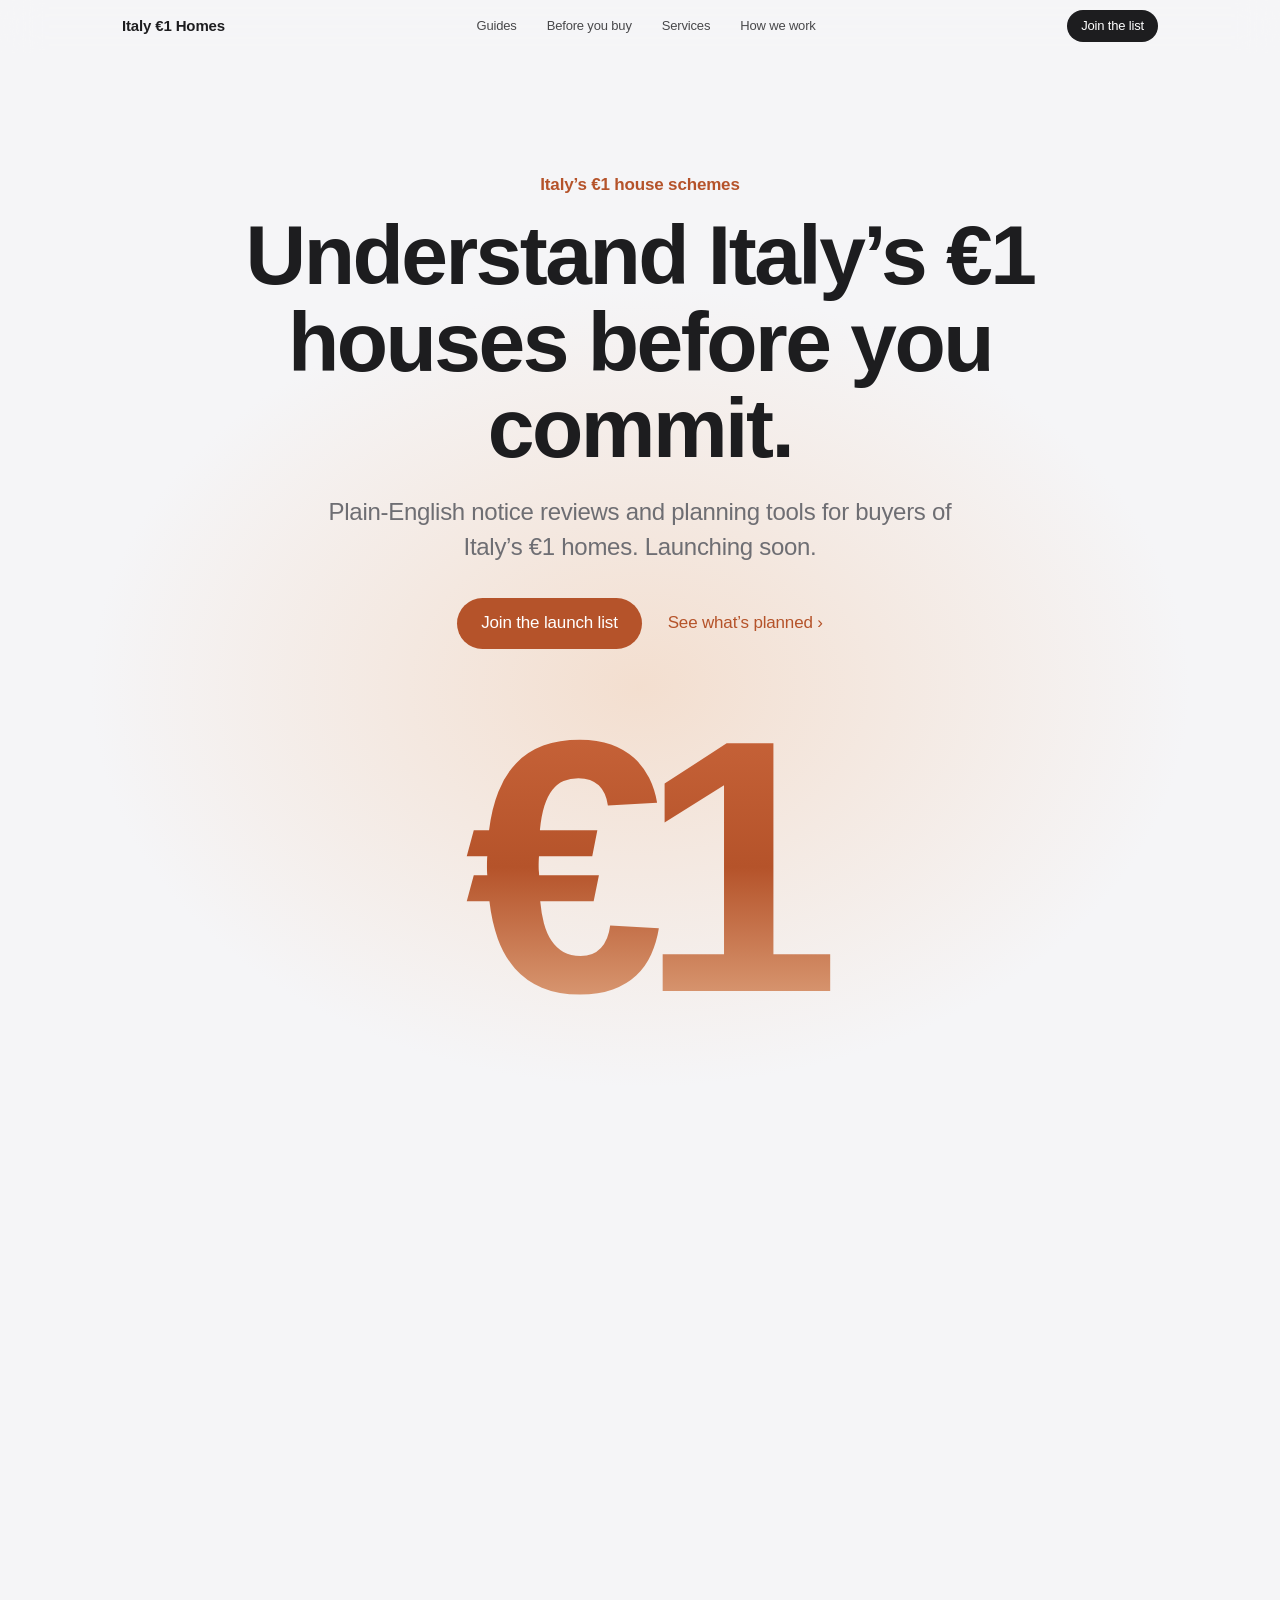
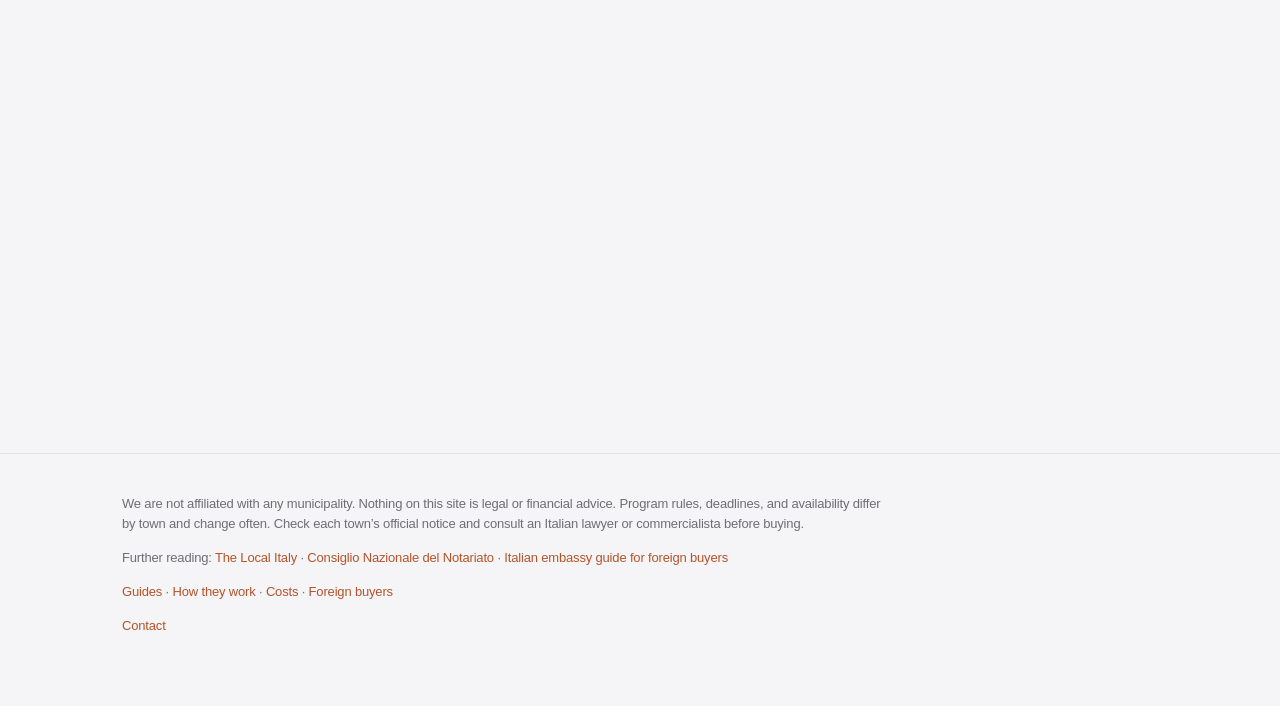
<file: index.html>
<!doctype html>
<html lang="en">
<head>
<meta charset="utf-8">
<meta name="viewport" content="width=device-width, initial-scale=1, viewport-fit=cover">
<title>1 Euro Houses in Italy ($1 Houses): Rules, Costs, and How It Works</title>
<meta name="description" content="Guide to Italy’s €1 houses, often called $1 houses: how the program works, deposits, renovation deadlines, costs, and whether foreigners can buy. Plain-English notice reviews coming soon.">
<link rel="canonical" href="https://addisonfelizola.github.io/italy-1-euro-homes/">
<meta property="og:title" content="1 Euro Houses in Italy ($1 Houses)">
<meta property="og:description" content="How Italy’s €1 house schemes work, what they cost, and who can buy.">
<meta property="og:type" content="website">
<meta property="og:url" content="https://addisonfelizola.github.io/italy-1-euro-homes/">
<script type="application/ld+json">
{"@context":"https://schema.org","@type":"FAQPage","mainEntity":[
{"@type":"Question","name":"What are $1 houses in Italy?","acceptedAnswer":{"@type":"Answer","text":"They are Italy’s €1 houses: old, often derelict properties that towns sell for one euro, roughly a dollar, to revive depopulated historic centers. Buyers must renovate them, so the €1 is not the total cost."}},
{"@type":"Question","name":"Can foreigners buy a €1 house in Italy?","acceptedAnswer":{"@type":"Answer","text":"Most sources say yes, including non-EU citizens. Buyers need an Italian tax code, owning a house does not grant residency, and non-EU citizens still need visas. Some legal sources raise a reciprocity question, so confirm with an Italian lawyer."}},
{"@type":"Question","name":"How much does a €1 house really cost?","acceptedAnswer":{"@type":"Answer","text":"Renovation estimates range widely, from roughly €30,000 to €150,000 depending on the property. Towns also usually require a deposit, commonly about €1,000 to €5,000, which is normally returned when the work is complete."}},
{"@type":"Question","name":"Are €1 house schemes still running in 2026?","acceptedAnswer":{"@type":"Answer","text":"Yes. Several towns in Sicily, Sardinia, and other regions still run schemes in 2026, but they open and close, so check each town’s current notice before applying."}}
]}
</script>
<style>
:root{
  --ground:#F5F5F7; --panel:#FFFFFF; --ink:#1D1D1F; --muted:#6E6E73;
  --accent:#B5532A; --accent-hover:#9A4522; --soft:#F3DCCB; --rule:rgba(0,0,0,.08);
  --ease:cubic-bezier(.2,.7,.2,1);
}
*{box-sizing:border-box}
html{scroll-behavior:smooth;-webkit-text-size-adjust:100%}
body{margin:0;background:var(--ground);color:var(--ink);font-family:-apple-system,BlinkMacSystemFont,"SF Pro Display","SF Pro Text","Segoe UI",Roboto,Helvetica,Arial,sans-serif;font-size:17px;line-height:1.47;letter-spacing:-.01em;-webkit-font-smoothing:antialiased}
a{color:inherit;text-decoration:none}
:focus-visible{outline:2px solid var(--accent);outline-offset:4px;border-radius:6px}
.skip{position:absolute;left:-9999px;top:8px;background:#fff;padding:8px 14px;border-radius:8px;z-index:100}
.skip:focus{left:12px}
.wrap{max-width:1080px;margin:0 auto;padding:0 22px}

/* Navigation */
.nav{position:sticky;top:0;z-index:50;background:rgba(245,245,247,.72);-webkit-backdrop-filter:saturate(180%) blur(20px);backdrop-filter:saturate(180%) blur(20px);border-bottom:1px solid transparent;transition:border-color .4s var(--ease)}
.nav.scrolled{border-bottom-color:var(--rule)}
.nav-inner{height:52px;display:flex;align-items:center;justify-content:space-between;font-size:13px}
.brand{font-weight:600;font-size:15px;letter-spacing:-.01em}
.nav-links{display:flex;gap:30px}
.nav-links a{opacity:.8;transition:opacity .25s}
.nav-links a:hover{opacity:1}
.nav-cta{background:var(--ink);color:#fff;padding:6px 14px;border-radius:999px;font-weight:500;transition:background .25s}
.nav-cta:hover{background:#000}
@media (max-width:720px){.nav-links{display:none}}

/* Buttons and links */
.pill{display:inline-flex;align-items:center;justify-content:center;background:var(--accent);color:#fff;padding:13px 24px;border-radius:999px;font-size:17px;font-weight:500;transition:background .25s,transform .25s var(--ease)}
.pill:hover{background:var(--accent-hover);transform:scale(1.03)}
.pill:active{transform:scale(.98)}
.pill.light{background:#fff;color:var(--ink)}
.pill.light:hover{background:#e8e8ed}
.text-link{color:var(--accent);font-size:17px;font-weight:500;transition:letter-spacing .3s var(--ease)}
.text-link::after{content:" ›"}
.text-link:hover{letter-spacing:.01em;text-decoration:underline}

/* Scroll reveal (only when JavaScript runs) */
.js .reveal{opacity:0;transform:translateY(36px);transition:opacity 1s var(--ease),transform 1s var(--ease)}
.js .reveal.in{opacity:1;transform:none}
.js .reveal.in.d1{transition-delay:.12s}
.js .reveal.in.d2{transition-delay:.24s}
.js .reveal.in.d3{transition-delay:.36s}
@media (prefers-reduced-motion: reduce){
  html{scroll-behavior:auto}
  .js .reveal{opacity:1;transform:none;transition:none}
  *{transition-duration:.01ms!important}
}

/* Hero */
.hero{text-align:center;padding:120px 0 0;position:relative;overflow:hidden}
.hero::before{content:"";position:absolute;left:50%;top:55%;width:1100px;max-width:150vw;height:800px;transform:translate(-50%,-50%);background:radial-gradient(closest-side,var(--soft),rgba(245,245,247,0));opacity:.9;z-index:-1;pointer-events:none}
.eyebrow{margin:0 0 14px;font-size:17px;font-weight:600;color:var(--accent)}
h1,h2,h3{font-weight:700;margin:0;letter-spacing:-.03em}
.hero h1{font-size:clamp(44px,7.2vw,84px);line-height:1.03;max-width:920px;margin:0 auto}
.sub{font-size:clamp(19px,2.1vw,24px);color:var(--muted);max-width:640px;margin:22px auto 34px;letter-spacing:-.012em}
.actions{display:flex;gap:26px;justify-content:center;align-items:center;flex-wrap:wrap}
.big-euro{font-size:clamp(160px,32vw,360px);font-weight:700;letter-spacing:-.07em;line-height:.85;margin:64px 0 0;background:linear-gradient(180deg,#C8643A 0%,#B5532A 45%,#E7B48F 100%);-webkit-background-clip:text;background-clip:text;color:transparent;padding-bottom:.1em}
.caption{color:var(--muted);font-size:19px;margin:12px 0 0;padding-bottom:110px}

/* Sections */
section{padding:120px 0}
.section-head{text-align:center;margin-bottom:64px}
h2{font-size:clamp(36px,5vw,56px);line-height:1.08}
.lede{font-size:21px;color:var(--muted);max-width:620px;margin:18px auto 0}

/* Facts */
.facts{display:grid;grid-template-columns:repeat(3,1fr);gap:20px}
.fact{background:var(--panel);border-radius:28px;padding:40px 32px}
.js .fact.reveal{transition:opacity 1s var(--ease),transform .6s var(--ease),box-shadow .6s var(--ease)}
.js .fact.reveal.in:hover{transform:translateY(-6px);box-shadow:0 18px 40px rgba(0,0,0,.07)}
.fact h3{font-size:26px;line-height:1.15;margin-bottom:14px}
.fact p{color:var(--muted);margin:0}
@media (max-width:820px){.facts{grid-template-columns:1fr}}

/* FAQ */
.faq{max-width:760px;margin:0 auto}
.faq details{background:var(--panel);border-radius:18px;padding:20px 24px;margin-bottom:12px}
.faq summary{cursor:pointer;font-weight:600;font-size:18px;list-style-position:outside}
.faq details p{color:var(--muted);margin:12px 0 0}
.faq details a{color:var(--accent)}

/* Services */
.services{padding-top:40px}
.feature{display:grid;grid-template-columns:1fr 1fr;gap:64px;align-items:center;padding:72px 0;border-top:1px solid var(--rule)}
.feature:first-of-type{border-top:0}
.feature.flip .feature-text{order:2}
.feature-num{font-size:120px;font-weight:700;letter-spacing:-.06em;line-height:1;color:var(--soft);margin:0}
.badge{display:inline-block;font-size:13px;font-weight:600;color:var(--accent);background:var(--soft);padding:5px 12px;border-radius:999px;margin-bottom:18px;letter-spacing:0}
.feature h3{font-size:clamp(32px,4vw,44px);line-height:1.1;margin-bottom:16px}
.feature p{color:var(--muted);font-size:19px;margin:0 0 20px;max-width:480px}
.fine{font-size:15px!important;color:var(--muted)}
@media (max-width:820px){
  .feature{grid-template-columns:1fr;gap:20px;padding:56px 0}
  .feature.flip .feature-text{order:0}
  .feature-num{font-size:88px}
}

/* Dark band */
.dark{background:#000;color:#F5F5F7;text-align:center;border-radius:36px;margin:0 12px;padding:120px 22px}
.dark .eyebrow{color:#E7B48F}
.dark h2{color:#F5F5F7}
.dark .lede{color:#A1A1A6}
.dark .pill{margin-top:40px}

/* How we work */
.principles{display:grid;grid-template-columns:repeat(3,1fr);gap:48px;text-align:center}
.principles h3{font-size:24px;margin-bottom:10px}
.principles p{color:var(--muted);margin:0 auto;max-width:280px}
@media (max-width:820px){.principles{grid-template-columns:1fr;gap:36px}}

/* Guide pages */
.article{max-width:720px;margin:0 auto;padding:64px 22px 88px}
.crumbs{font-size:14px;color:var(--muted);margin-bottom:24px}
.crumbs a{color:var(--accent)}
.article h1{font-size:clamp(38px,5.5vw,56px);line-height:1.08;letter-spacing:-.03em;margin:0 0 18px}
.article .lede{font-size:21px;color:var(--muted);margin:0 0 36px;max-width:none;text-align:left}
.article h2{font-size:30px;line-height:1.15;letter-spacing:-.02em;margin:52px 0 14px}
.article p,.article li{font-size:18px;color:#2a2a2d;margin:0 0 16px}
.article ul,.article ol{padding-left:22px;margin:0 0 16px}
.article li{margin-bottom:8px}
.callout{background:var(--panel);border-radius:20px;padding:24px 26px;margin:32px 0}
.callout p{margin:0}
.reviewed{font-size:14px;color:var(--muted);margin:40px 0 0}
.sources{font-size:14px;color:var(--muted);margin-top:24px}
.sources p,.sources li{font-size:14px;color:var(--muted)}
.guide-list{display:grid;gap:16px;grid-template-columns:repeat(auto-fit,minmax(260px,1fr));list-style:none;padding:0;margin:0}
.guide-card{background:var(--panel);border-radius:24px;padding:28px;display:block;transition:transform .5s var(--ease),box-shadow .5s var(--ease)}
.guide-card:hover{transform:translateY(-4px);box-shadow:0 16px 36px rgba(0,0,0,.07)}
.guide-card h3{font-size:22px;margin:0 0 8px}
.guide-card p{color:var(--muted);font-size:16px;margin:0}

/* Footer */
footer{border-top:1px solid var(--rule);padding:40px 0 56px;font-size:13px;color:var(--muted)}
footer p{max-width:760px;margin:0 0 14px;line-height:1.55}
footer a{color:var(--accent)}
footer a:hover{text-decoration:underline}
</style>
</head>
<body>
<a class="skip" href="#main">Skip to content</a>

<nav class="nav" id="nav" aria-label="Main">
  <div class="wrap nav-inner">
    <a class="brand" href="#top">Italy €1 Homes</a>
    <div class="nav-links">
      <a href="guides.html">Guides</a>
      <a href="#know">Before you buy</a>
      <a href="#services">Services</a>
      <a href="#how">How we work</a>
    </div>
    <a class="nav-cta" href="#updates">Join the list</a>
  </div>
</nav>

<main id="main">

<header class="hero" id="top">
  <div class="wrap">
    <p class="eyebrow reveal">Italy’s €1 house schemes</p>
    <h1 class="reveal d1">Understand Italy’s €1 houses before you commit.</h1>
    <p class="sub reveal d2">Plain-English notice reviews and planning tools for buyers of Italy’s €1 homes. Launching soon.</p>
    <div class="actions reveal d3">
      <a class="pill" href="mailto:addisonfelizola@gmail.com?subject=Launch%20list">Join the launch list</a>
      <a class="text-link" href="#services">See what’s planned</a>
    </div>
    <p class="big-euro reveal d3" aria-hidden="true">€1</p>
    <p class="caption reveal d3">The price is only the starting point.</p>
  </div>
</header>

<section id="know">
  <div class="wrap">
    <div class="section-head reveal">
      <h2>Before you buy, know this.</h2>
    </div>
    <div class="facts">
      <article class="fact reveal">
        <h3>Each town sets its own rules.</h3>
        <p>There is no national framework. Deadlines, deposits, and conditions come from each town’s notice.</p>
      </article>
      <article class="fact reveal d1">
        <h3>The work is the real commitment.</h3>
        <p>Most of these houses need major renovation, and towns often require the work to finish within about three years.</p>
      </article>
      <article class="fact reveal d2">
        <h3>A deposit is often required.</h3>
        <p>Many towns ask for a guarantee that is refunded when the renovation is complete, or kept if it isn’t.</p>
      </article>
    </div>
  </div>
</section>

<section id="faq">
  <div class="wrap">
    <div class="section-head reveal">
      <h2>Questions people ask.</h2>
    </div>
    <div class="faq reveal">
      <details>
        <summary>What are $1 houses in Italy?</summary>
        <p>They are Italy’s €1 houses: old, often derelict properties that towns sell for one euro, roughly a dollar, to revive depopulated historic centers. Buyers must renovate them, so the €1 is not the total cost. <a href="guides.html">Read the guide</a>.</p>
      </details>
      <details>
        <summary>Can foreigners buy a €1 house in Italy?</summary>
        <p>Most sources say yes, including non-EU citizens. Buyers need an Italian tax code, and owning a house does not grant residency. <a href="can-foreigners-buy-1-euro-house.html">Read the full answer</a>.</p>
      </details>
      <details>
        <summary>How much does a €1 house really cost?</summary>
        <p>Renovation estimates range widely, from roughly €30,000 to €150,000 depending on the property. Towns also usually require a deposit, commonly about €1,000 to €5,000, normally returned when the work is complete. <a href="costs-deposits-and-renovation.html">See the breakdown</a>.</p>
      </details>
      <details>
        <summary>Are €1 house schemes still running in 2026?</summary>
        <p>Yes. Several towns in Sicily, Sardinia, and other regions still run schemes, but they open and close, so check each town’s current notice before applying.</p>
      </details>
    </div>
  </div>
</section>

<section class="services" id="services">
  <div class="wrap">
    <div class="section-head reveal">
      <h2>What we’re building.</h2>
      <p class="lede">Three services for buyers, all in planning.</p>
    </div>

    <div class="feature reveal">
      <div>
        <span class="badge">Planned</span>
        <h3>Notice review.</h3>
        <p>Send us the notice for a specific town. We plan to return a plain-English checklist of eligibility, deadlines, and renovation duties, for a flat fee quoted per notice.</p>
        <p class="fine">We are confirming with an Italian lawyer that this is permitted before we offer it.</p>
        <p style="margin-top:22px"><a class="text-link" href="#updates">Get notified</a></p>
      </div>
      <p class="feature-num" aria-hidden="true">01</p>
    </div>

    <div class="feature flip reveal">
      <div class="feature-text">
        <span class="badge">Planned</span>
        <h3>Remote scouting.</h3>
        <p>A video walkthrough of a property before you commit, with a short condition summary. Paid after delivery.</p>
        <p class="fine">Scouting is delivered with local partners in Italy. We are setting those partners up before we offer it.</p>
        <p style="margin-top:22px"><a class="text-link" href="#updates">Get notified</a></p>
      </div>
      <p class="feature-num" aria-hidden="true">02</p>
    </div>

    <div class="feature reveal">
      <div>
        <span class="badge">Planned</span>
        <h3>Renovation planning.</h3>
        <p>A flat-fee plan for a specific property: budget lines, questions for contractors, a document list, a timeline, and a paperwork checklist, built from the town notice and the scouting notes.</p>
        <p class="fine">This is planning help, not legal advice. Confirm the plan with an Italian lawyer before you buy.</p>
        <p style="margin-top:22px"><a class="text-link" href="#updates">Get notified</a></p>
      </div>
      <p class="feature-num" aria-hidden="true">03</p>
    </div>
  </div>
</section>

<section class="dark-wrap" id="updates" style="padding:0 0 120px">
  <div class="dark reveal">
    <p class="eyebrow">Coming soon</p>
    <h2>A weekly update on open calls.</h2>
    <p class="lede">Which towns opened or closed calls, the deadlines that matter, and what their notices actually require.</p>
    <a class="pill light" href="mailto:addisonfelizola@gmail.com?subject=Launch%20list">Join the launch list</a>
  </div>
</section>

<section id="how" style="padding-top:0">
  <div class="wrap">
    <div class="section-head reveal">
      <h2>How we work.</h2>
    </div>
    <div class="principles">
      <div class="reveal">
        <h3>Flat fees.</h3>
        <p>You pay for a service, not for a property.</p>
      </div>
      <div class="reveal d1">
        <h3>No brokerage.</h3>
        <p>Italian law regulates real estate brokerage, and we don’t broker properties.</p>
      </div>
      <div class="reveal d2">
        <h3>Official sources first.</h3>
        <p>Every guide points back to the town’s own notice.</p>
      </div>
    </div>
  </div>
</section>

</main>

<footer>
  <div class="wrap">
    <p>We are not affiliated with any municipality. Nothing on this site is legal or financial advice. Program rules, deadlines, and availability differ by town and change often. Check each town’s official notice and consult an Italian lawyer or commercialista before buying.</p>
    <p>Further reading: <a href="https://www.thelocal.it/20260116/can-you-still-buy-italys-one-euro-homes-in-2026" target="_blank" rel="noopener noreferrer">The Local Italy</a> · <a href="https://www.notariato.it/en/" target="_blank" rel="noopener noreferrer">Consiglio Nazionale del Notariato</a> · <a href="https://amboslo.esteri.it/wp-content/uploads/2025/09/Buying-property-in-Italy-as-a-foreigner-_guide_compressed-1.pdf" target="_blank" rel="noopener noreferrer">Italian embassy guide for foreign buyers</a></p>
    <p><a href="guides.html">Guides</a> · <a href="how-1-euro-houses-work.html">How they work</a> · <a href="costs-deposits-and-renovation.html">Costs</a> · <a href="can-foreigners-buy-1-euro-house.html">Foreign buyers</a></p>
    <p><a href="mailto:addisonfelizola@gmail.com">Contact</a></p>
  </div>
</footer>

<script>
(function () {
  document.documentElement.classList.add('js');

  var nav = document.getElementById('nav');
  function onScroll() { nav.classList.toggle('scrolled', window.scrollY > 8); }
  window.addEventListener('scroll', onScroll, { passive: true });
  onScroll();

  var items = document.querySelectorAll('.reveal');
  if (!('IntersectionObserver' in window)) {
    items.forEach(function (el) { el.classList.add('in'); });
    return;
  }
  var io = new IntersectionObserver(function (entries) {
    entries.forEach(function (entry) {
      entry.target.classList.toggle('in', entry.isIntersecting);
    });
  }, { threshold: 0.12, rootMargin: '0px 0px -40px 0px' });
  items.forEach(function (el) { io.observe(el); });
})();
</script>
</body>
</html>
</file>
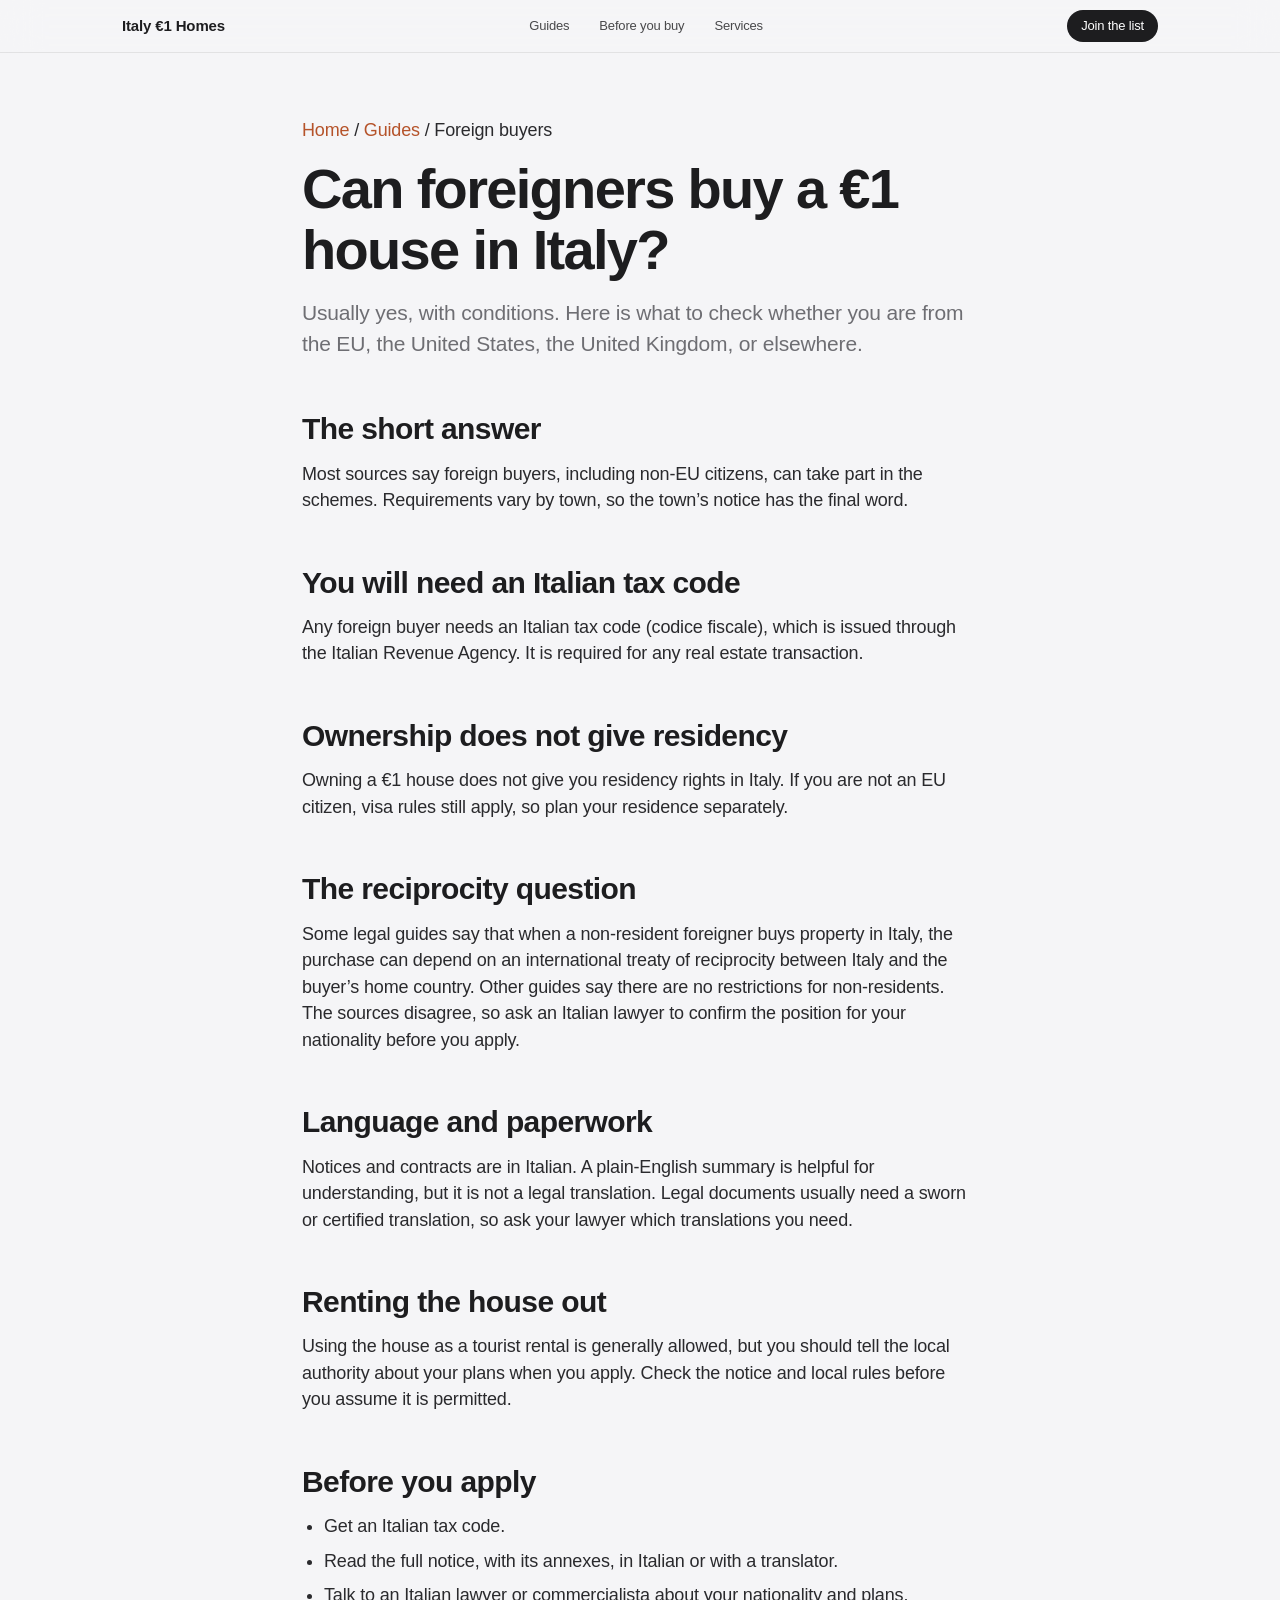
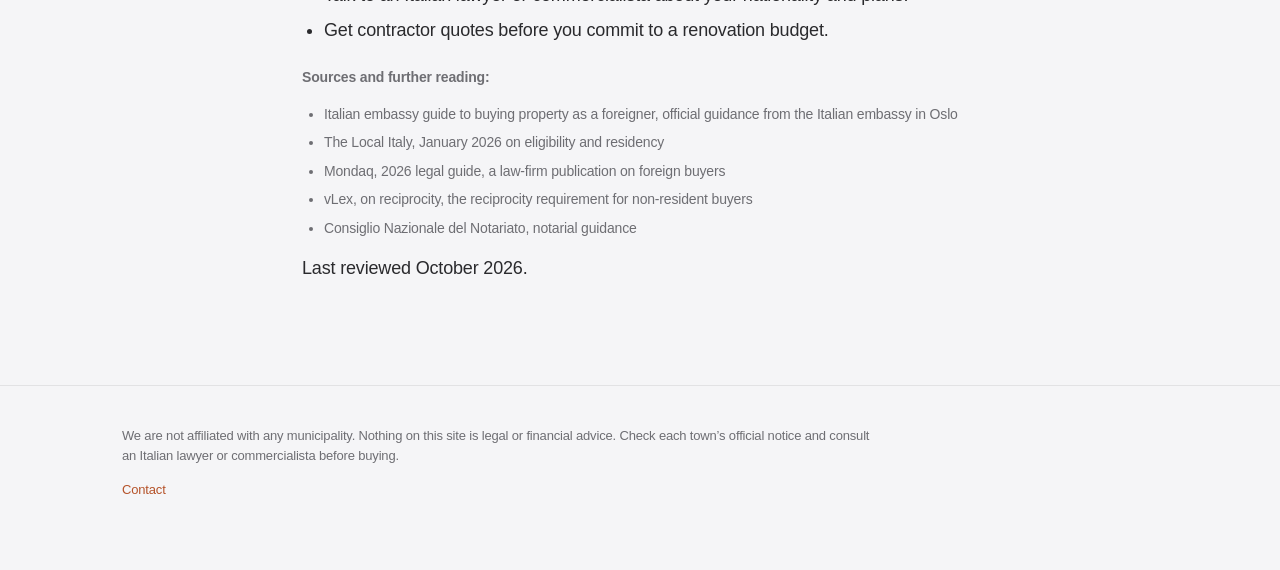
<file: can-foreigners-buy-1-euro-house.html>
<!doctype html>
<html lang="en">
<head>
<meta charset="utf-8">
<meta name="viewport" content="width=device-width, initial-scale=1, viewport-fit=cover">
<title>Can Foreigners Buy a €1 House in Italy? ( House Rules)</title>
<meta name="description" content="Can foreigners buy a €1 house in Italy? Tax codes, residency and visa limits, the reciprocity question, and renting the house out, explained for non-Italian buyers.">
<link rel="canonical" href="https://addisonfelizola.github.io/italy-1-euro-homes/can-foreigners-buy-1-euro-house.html">
<meta property="og:title" content="Can Foreigners Buy a €1 House in Italy?">
<meta property="og:description" content="Tax codes, residency and visa limits, and what foreign buyers should check first.">
<meta property="og:type" content="article">
<meta property="og:url" content="https://addisonfelizola.github.io/italy-1-euro-homes/can-foreigners-buy-1-euro-house.html">
<script type="application/ld+json">
{"@context":"https://schema.org","@type":"Article","headline":"Can Foreigners Buy a €1 House in Italy?","description":"Whether foreign buyers can take part in Italy’s €1 house schemes, including tax codes, residency and visa limits, and reciprocity.","dateModified":"2026-10-26","mainEntityOfPage":"https://addisonfelizola.github.io/italy-1-euro-homes/can-foreigners-buy-1-euro-house.html"}
</script>
<style>
:root{
  --ground:#F5F5F7; --panel:#FFFFFF; --ink:#1D1D1F; --muted:#6E6E73;
  --accent:#B5532A; --accent-hover:#9A4522; --soft:#F3DCCB; --rule:rgba(0,0,0,.08);
  --ease:cubic-bezier(.2,.7,.2,1);
}
*{box-sizing:border-box}
html{scroll-behavior:smooth;-webkit-text-size-adjust:100%}
body{margin:0;background:var(--ground);color:var(--ink);font-family:-apple-system,BlinkMacSystemFont,"SF Pro Display","SF Pro Text","Segoe UI",Roboto,Helvetica,Arial,sans-serif;font-size:17px;line-height:1.47;letter-spacing:-.01em;-webkit-font-smoothing:antialiased}
a{color:inherit;text-decoration:none}
:focus-visible{outline:2px solid var(--accent);outline-offset:4px;border-radius:6px}
.skip{position:absolute;left:-9999px;top:8px;background:#fff;padding:8px 14px;border-radius:8px;z-index:100}
.skip:focus{left:12px}
.wrap{max-width:1080px;margin:0 auto;padding:0 22px}

/* Navigation */
.nav{position:sticky;top:0;z-index:50;background:rgba(245,245,247,.72);-webkit-backdrop-filter:saturate(180%) blur(20px);backdrop-filter:saturate(180%) blur(20px);border-bottom:1px solid transparent;transition:border-color .4s var(--ease)}
.nav.scrolled{border-bottom-color:var(--rule)}
.nav-inner{height:52px;display:flex;align-items:center;justify-content:space-between;font-size:13px}
.brand{font-weight:600;font-size:15px;letter-spacing:-.01em}
.nav-links{display:flex;gap:30px}
.nav-links a{opacity:.8;transition:opacity .25s}
.nav-links a:hover{opacity:1}
.nav-cta{background:var(--ink);color:#fff;padding:6px 14px;border-radius:999px;font-weight:500;transition:background .25s}
.nav-cta:hover{background:#000}
@media (max-width:720px){.nav-links{display:none}}

/* Buttons and links */
.pill{display:inline-flex;align-items:center;justify-content:center;background:var(--accent);color:#fff;padding:13px 24px;border-radius:999px;font-size:17px;font-weight:500;transition:background .25s,transform .25s var(--ease)}
.pill:hover{background:var(--accent-hover);transform:scale(1.03)}
.pill:active{transform:scale(.98)}
.pill.light{background:#fff;color:var(--ink)}
.pill.light:hover{background:#e8e8ed}
.text-link{color:var(--accent);font-size:17px;font-weight:500;transition:letter-spacing .3s var(--ease)}
.text-link::after{content:" ›"}
.text-link:hover{letter-spacing:.01em;text-decoration:underline}

/* Scroll reveal (only when JavaScript runs) */
.js .reveal{opacity:0;transform:translateY(36px);transition:opacity 1s var(--ease),transform 1s var(--ease)}
.js .reveal.in{opacity:1;transform:none}
.js .reveal.in.d1{transition-delay:.12s}
.js .reveal.in.d2{transition-delay:.24s}
.js .reveal.in.d3{transition-delay:.36s}
@media (prefers-reduced-motion: reduce){
  html{scroll-behavior:auto}
  .js .reveal{opacity:1;transform:none;transition:none}
  *{transition-duration:.01ms!important}
}

/* Hero */
.hero{text-align:center;padding:120px 0 0;position:relative;overflow:hidden}
.hero::before{content:"";position:absolute;left:50%;top:55%;width:1100px;max-width:150vw;height:800px;transform:translate(-50%,-50%);background:radial-gradient(closest-side,var(--soft),rgba(245,245,247,0));opacity:.9;z-index:-1;pointer-events:none}
.eyebrow{margin:0 0 14px;font-size:17px;font-weight:600;color:var(--accent)}
h1,h2,h3{font-weight:700;margin:0;letter-spacing:-.03em}
.hero h1{font-size:clamp(44px,7.2vw,84px);line-height:1.03;max-width:920px;margin:0 auto}
.sub{font-size:clamp(19px,2.1vw,24px);color:var(--muted);max-width:640px;margin:22px auto 34px;letter-spacing:-.012em}
.actions{display:flex;gap:26px;justify-content:center;align-items:center;flex-wrap:wrap}
.big-euro{font-size:clamp(160px,32vw,360px);font-weight:700;letter-spacing:-.07em;line-height:.85;margin:64px 0 0;background:linear-gradient(180deg,#C8643A 0%,#B5532A 45%,#E7B48F 100%);-webkit-background-clip:text;background-clip:text;color:transparent;padding-bottom:.1em}
.caption{color:var(--muted);font-size:19px;margin:12px 0 0;padding-bottom:110px}

/* Sections */
section{padding:120px 0}
.section-head{text-align:center;margin-bottom:64px}
h2{font-size:clamp(36px,5vw,56px);line-height:1.08}
.lede{font-size:21px;color:var(--muted);max-width:620px;margin:18px auto 0}

/* Facts */
.facts{display:grid;grid-template-columns:repeat(3,1fr);gap:20px}
.fact{background:var(--panel);border-radius:28px;padding:40px 32px}
.js .fact.reveal{transition:opacity 1s var(--ease),transform .6s var(--ease),box-shadow .6s var(--ease)}
.js .fact.reveal.in:hover{transform:translateY(-6px);box-shadow:0 18px 40px rgba(0,0,0,.07)}
.fact h3{font-size:26px;line-height:1.15;margin-bottom:14px}
.fact p{color:var(--muted);margin:0}
@media (max-width:820px){.facts{grid-template-columns:1fr}}

/* FAQ */
.faq{max-width:760px;margin:0 auto}
.faq details{background:var(--panel);border-radius:18px;padding:20px 24px;margin-bottom:12px}
.faq summary{cursor:pointer;font-weight:600;font-size:18px;list-style-position:outside}
.faq details p{color:var(--muted);margin:12px 0 0}
.faq details a{color:var(--accent)}

/* Services */
.services{padding-top:40px}
.feature{display:grid;grid-template-columns:1fr 1fr;gap:64px;align-items:center;padding:72px 0;border-top:1px solid var(--rule)}
.feature:first-of-type{border-top:0}
.feature.flip .feature-text{order:2}
.feature-num{font-size:120px;font-weight:700;letter-spacing:-.06em;line-height:1;color:var(--soft);margin:0}
.badge{display:inline-block;font-size:13px;font-weight:600;color:var(--accent);background:var(--soft);padding:5px 12px;border-radius:999px;margin-bottom:18px;letter-spacing:0}
.feature h3{font-size:clamp(32px,4vw,44px);line-height:1.1;margin-bottom:16px}
.feature p{color:var(--muted);font-size:19px;margin:0 0 20px;max-width:480px}
.fine{font-size:15px!important;color:var(--muted)}
@media (max-width:820px){
  .feature{grid-template-columns:1fr;gap:20px;padding:56px 0}
  .feature.flip .feature-text{order:0}
  .feature-num{font-size:88px}
}

/* Dark band */
.dark{background:#000;color:#F5F5F7;text-align:center;border-radius:36px;margin:0 12px;padding:120px 22px}
.dark .eyebrow{color:#E7B48F}
.dark h2{color:#F5F5F7}
.dark .lede{color:#A1A1A6}
.dark .pill{margin-top:40px}

/* How we work */
.principles{display:grid;grid-template-columns:repeat(3,1fr);gap:48px;text-align:center}
.principles h3{font-size:24px;margin-bottom:10px}
.principles p{color:var(--muted);margin:0 auto;max-width:280px}
@media (max-width:820px){.principles{grid-template-columns:1fr;gap:36px}}

/* Guide pages */
.article{max-width:720px;margin:0 auto;padding:64px 22px 88px}
.crumbs{font-size:14px;color:var(--muted);margin-bottom:24px}
.crumbs a{color:var(--accent)}
.article h1{font-size:clamp(38px,5.5vw,56px);line-height:1.08;letter-spacing:-.03em;margin:0 0 18px}
.article .lede{font-size:21px;color:var(--muted);margin:0 0 36px;max-width:none;text-align:left}
.article h2{font-size:30px;line-height:1.15;letter-spacing:-.02em;margin:52px 0 14px}
.article p,.article li{font-size:18px;color:#2a2a2d;margin:0 0 16px}
.article ul,.article ol{padding-left:22px;margin:0 0 16px}
.article li{margin-bottom:8px}
.callout{background:var(--panel);border-radius:20px;padding:24px 26px;margin:32px 0}
.callout p{margin:0}
.reviewed{font-size:14px;color:var(--muted);margin:40px 0 0}
.sources{font-size:14px;color:var(--muted);margin-top:24px}
.sources p,.sources li{font-size:14px;color:var(--muted)}
.guide-list{display:grid;gap:16px;grid-template-columns:repeat(auto-fit,minmax(260px,1fr));list-style:none;padding:0;margin:0}
.guide-card{background:var(--panel);border-radius:24px;padding:28px;display:block;transition:transform .5s var(--ease),box-shadow .5s var(--ease)}
.guide-card:hover{transform:translateY(-4px);box-shadow:0 16px 36px rgba(0,0,0,.07)}
.guide-card h3{font-size:22px;margin:0 0 8px}
.guide-card p{color:var(--muted);font-size:16px;margin:0}

/* Footer */
footer{border-top:1px solid var(--rule);padding:40px 0 56px;font-size:13px;color:var(--muted)}
footer p{max-width:760px;margin:0 0 14px;line-height:1.55}
footer a{color:var(--accent)}
footer a:hover{text-decoration:underline}
</style>
</head>
<body>
<a class="skip" href="#main">Skip to content</a>
<nav class="nav scrolled" aria-label="Main">
  <div class="wrap nav-inner">
    <a class="brand" href="index.html">Italy €1 Homes</a>
    <div class="nav-links">
      <a href="guides.html">Guides</a>
      <a href="index.html#know">Before you buy</a>
      <a href="index.html#services">Services</a>
    </div>
    <a class="nav-cta" href="index.html#updates">Join the list</a>
  </div>
</nav>
<main id="main" class="article">
  <p class="crumbs"><a href="index.html">Home</a> / <a href="guides.html">Guides</a> / Foreign buyers</p>
  <h1>Can foreigners buy a €1 house in Italy?</h1>
  <p class="lede">Usually yes, with conditions. Here is what to check whether you are from the EU, the United States, the United Kingdom, or elsewhere.</p>

  <h2>The short answer</h2>
  <p>Most sources say foreign buyers, including non-EU citizens, can take part in the schemes. Requirements vary by town, so the town’s notice has the final word.</p>

  <h2>You will need an Italian tax code</h2>
  <p>Any foreign buyer needs an Italian tax code (codice fiscale), which is issued through the Italian Revenue Agency. It is required for any real estate transaction.</p>

  <h2>Ownership does not give residency</h2>
  <p>Owning a €1 house does not give you residency rights in Italy. If you are not an EU citizen, visa rules still apply, so plan your residence separately.</p>

  <h2>The reciprocity question</h2>
  <p>Some legal guides say that when a non-resident foreigner buys property in Italy, the purchase can depend on an international treaty of reciprocity between Italy and the buyer’s home country. Other guides say there are no restrictions for non-residents. The sources disagree, so ask an Italian lawyer to confirm the position for your nationality before you apply.</p>

  <h2>Language and paperwork</h2>
  <p>Notices and contracts are in Italian. A plain-English summary is helpful for understanding, but it is not a legal translation. Legal documents usually need a sworn or certified translation, so ask your lawyer which translations you need.</p>

  <h2>Renting the house out</h2>
  <p>Using the house as a tourist rental is generally allowed, but you should tell the local authority about your plans when you apply. Check the notice and local rules before you assume it is permitted.</p>

  <h2>Before you apply</h2>
  <ul>
    <li>Get an Italian tax code.</li>
    <li>Read the full notice, with its annexes, in Italian or with a translator.</li>
    <li>Talk to an Italian lawyer or commercialista about your nationality and plans.</li>
    <li>Get contractor quotes before you commit to a renovation budget.</li>
  </ul>

  <div class="sources">
  <p><strong>Sources and further reading:</strong></p>
  <ul>
    <li><a href="https://amboslo.esteri.it/wp-content/uploads/2025/09/Buying-property-in-Italy-as-a-foreigner-_guide_compressed-1.pdf" target="_blank" rel="noopener noreferrer">Italian embassy guide to buying property as a foreigner</a>, official guidance from the Italian embassy in Oslo</li>
    <li><a href="https://www.thelocal.it/20260116/can-you-still-buy-italys-one-euro-homes-in-2026" target="_blank" rel="noopener noreferrer">The Local Italy</a>, January 2026 on eligibility and residency</li>
    <li><a href="https://www.mondaq.com/italy/real-estate/1774120/buying-property-in-italy-as-a-foreigner-legal-guide-2026" target="_blank" rel="noopener noreferrer">Mondaq, 2026 legal guide</a>, a law-firm publication on foreign buyers</li>
    <li><a href="https://vlex.com/vid/buying-real-estate-in-974746803" target="_blank" rel="noopener noreferrer">vLex, on reciprocity</a>, the reciprocity requirement for non-resident buyers</li>
    <li><a href="https://www.notariato.it/en/" target="_blank" rel="noopener noreferrer">Consiglio Nazionale del Notariato</a>, notarial guidance</li>
  </ul>
</div>
  <p class="reviewed">Last reviewed October 2026.</p>
</main>
<footer>
  <div class="wrap">
    <p>We are not affiliated with any municipality. Nothing on this site is legal or financial advice. Check each town’s official notice and consult an Italian lawyer or commercialista before buying.</p>
    <p><a href="mailto:addisonfelizola@gmail.com">Contact</a></p>
  </div>
</footer>
</body>
</html>
</file>
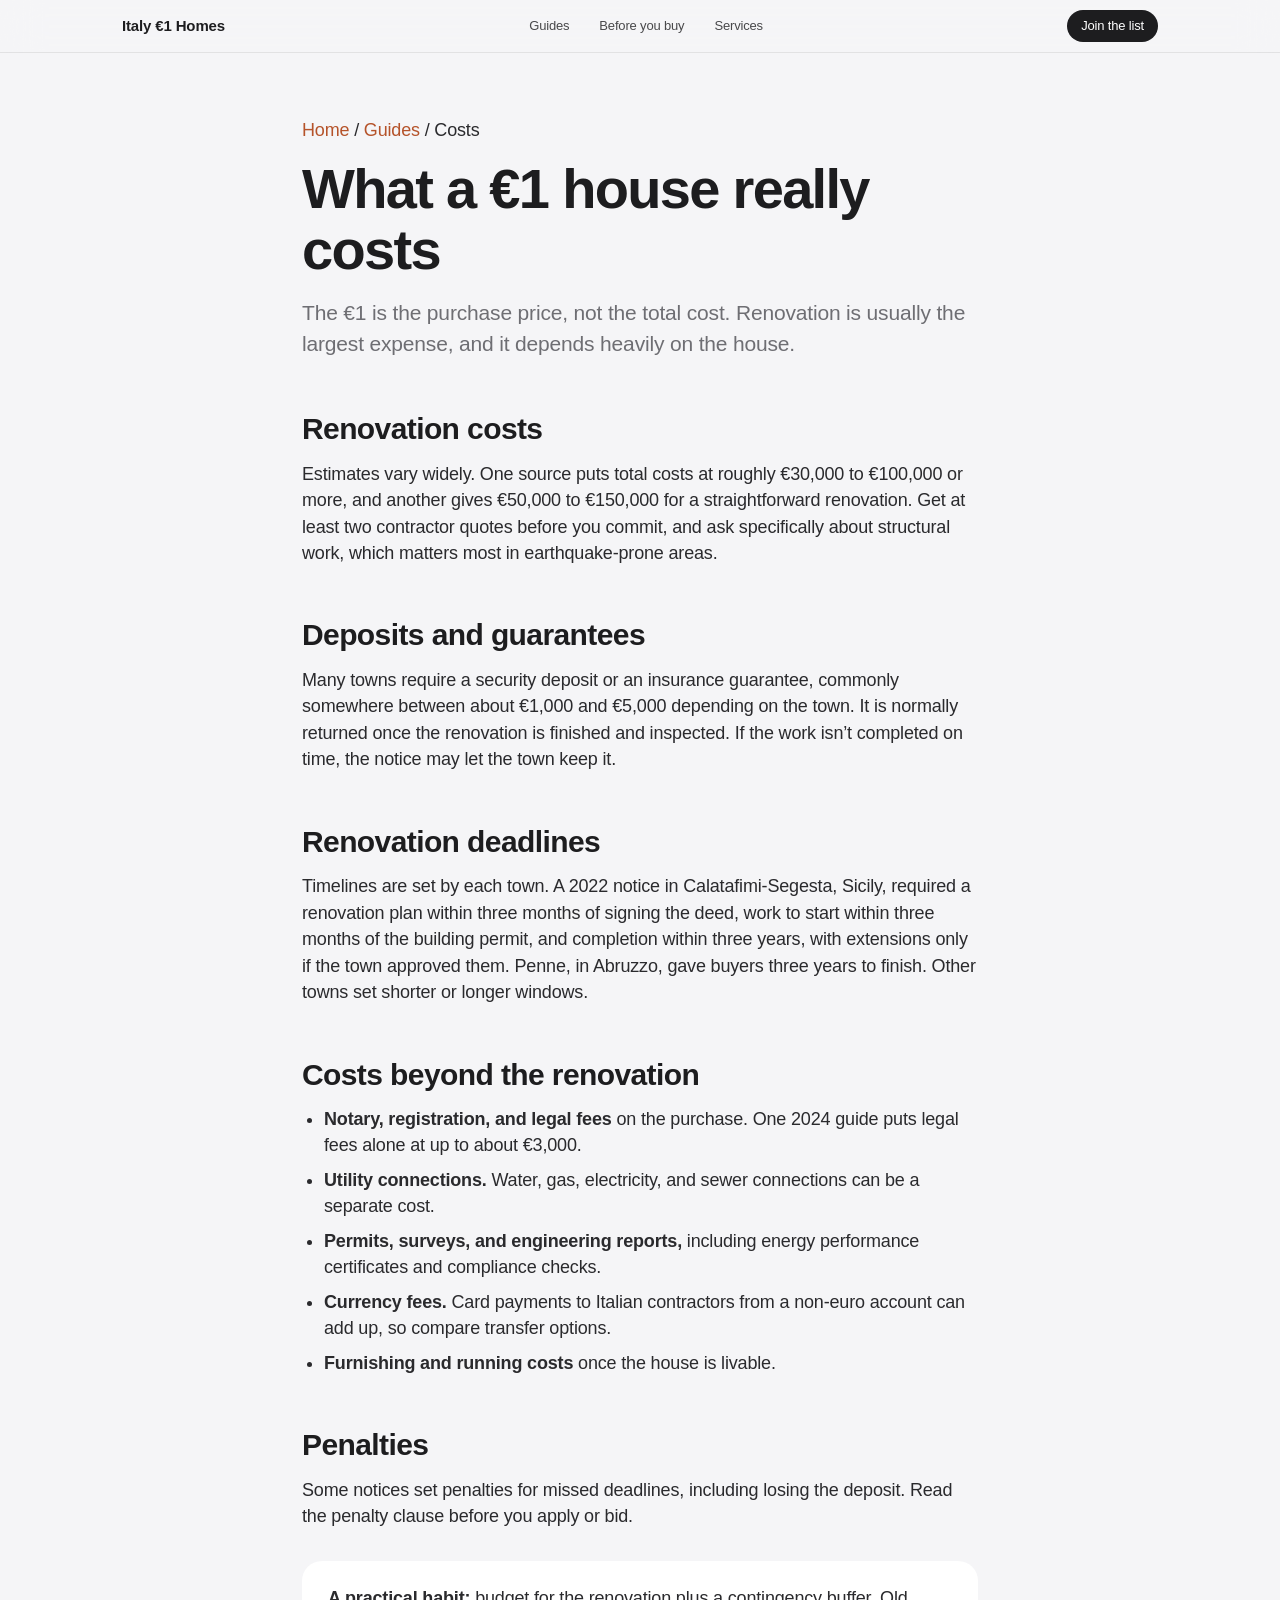
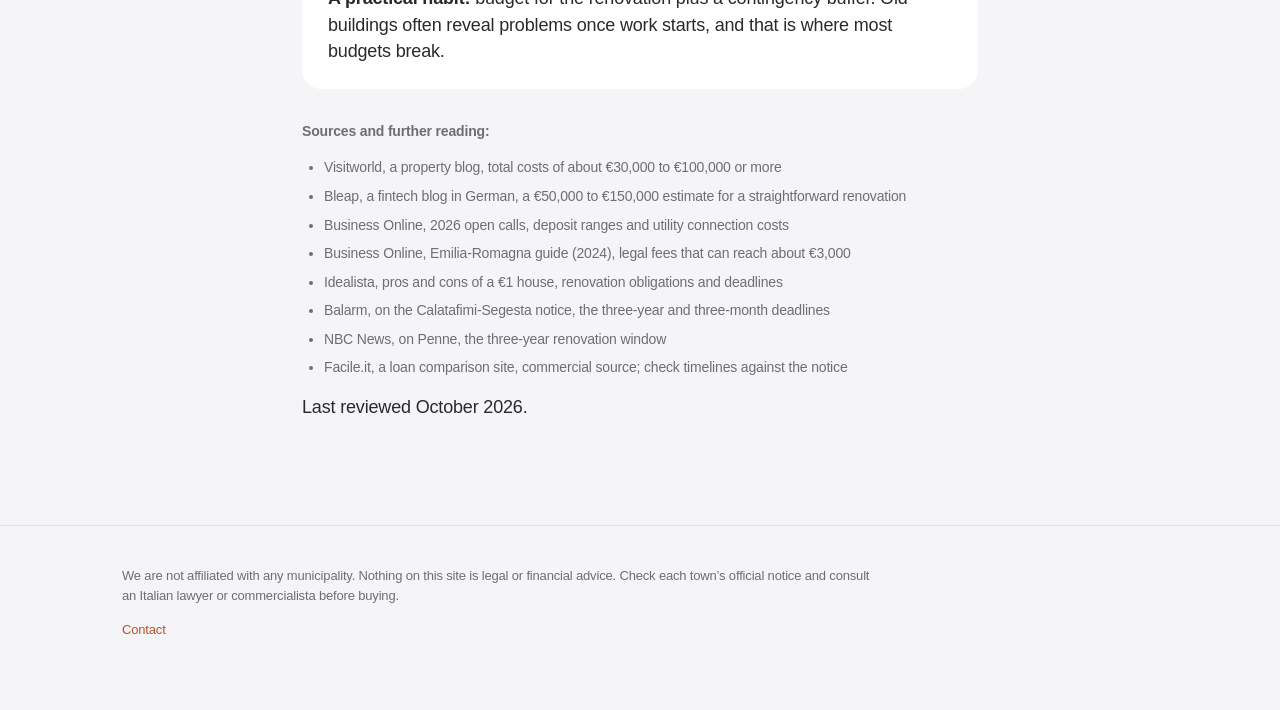
<file: costs-deposits-and-renovation.html>
<!doctype html>
<html lang="en">
<head>
<meta charset="utf-8">
<meta name="viewport" content="width=device-width, initial-scale=1, viewport-fit=cover">
<title>Costs of a €1 House in Italy: Deposits, Renovation, and Deadlines</title>
<meta name="description" content="What a €1 house in Italy really costs: renovation estimates, typical deposits, renovation deadlines from real notices, and costs beyond the renovation.">
<link rel="canonical" href="https://addisonfelizola.github.io/italy-1-euro-homes/costs-deposits-and-renovation.html">
<meta property="og:title" content="What a €1 House in Italy Really Costs">
<meta property="og:description" content="Renovation estimates, deposits, deadlines, and the costs beyond the renovation.">
<meta property="og:type" content="article">
<meta property="og:url" content="https://addisonfelizola.github.io/italy-1-euro-homes/costs-deposits-and-renovation.html">
<script type="application/ld+json">
{"@context":"https://schema.org","@type":"Article","headline":"Costs of a €1 House in Italy: Deposits, Renovation, and Deadlines","description":"Renovation estimates, typical deposits, renovation deadlines, and costs beyond the renovation for Italy’s €1 houses.","dateModified":"2026-10-26","mainEntityOfPage":"https://addisonfelizola.github.io/italy-1-euro-homes/costs-deposits-and-renovation.html"}
</script>
<style>
:root{
  --ground:#F5F5F7; --panel:#FFFFFF; --ink:#1D1D1F; --muted:#6E6E73;
  --accent:#B5532A; --accent-hover:#9A4522; --soft:#F3DCCB; --rule:rgba(0,0,0,.08);
  --ease:cubic-bezier(.2,.7,.2,1);
}
*{box-sizing:border-box}
html{scroll-behavior:smooth;-webkit-text-size-adjust:100%}
body{margin:0;background:var(--ground);color:var(--ink);font-family:-apple-system,BlinkMacSystemFont,"SF Pro Display","SF Pro Text","Segoe UI",Roboto,Helvetica,Arial,sans-serif;font-size:17px;line-height:1.47;letter-spacing:-.01em;-webkit-font-smoothing:antialiased}
a{color:inherit;text-decoration:none}
:focus-visible{outline:2px solid var(--accent);outline-offset:4px;border-radius:6px}
.skip{position:absolute;left:-9999px;top:8px;background:#fff;padding:8px 14px;border-radius:8px;z-index:100}
.skip:focus{left:12px}
.wrap{max-width:1080px;margin:0 auto;padding:0 22px}

/* Navigation */
.nav{position:sticky;top:0;z-index:50;background:rgba(245,245,247,.72);-webkit-backdrop-filter:saturate(180%) blur(20px);backdrop-filter:saturate(180%) blur(20px);border-bottom:1px solid transparent;transition:border-color .4s var(--ease)}
.nav.scrolled{border-bottom-color:var(--rule)}
.nav-inner{height:52px;display:flex;align-items:center;justify-content:space-between;font-size:13px}
.brand{font-weight:600;font-size:15px;letter-spacing:-.01em}
.nav-links{display:flex;gap:30px}
.nav-links a{opacity:.8;transition:opacity .25s}
.nav-links a:hover{opacity:1}
.nav-cta{background:var(--ink);color:#fff;padding:6px 14px;border-radius:999px;font-weight:500;transition:background .25s}
.nav-cta:hover{background:#000}
@media (max-width:720px){.nav-links{display:none}}

/* Buttons and links */
.pill{display:inline-flex;align-items:center;justify-content:center;background:var(--accent);color:#fff;padding:13px 24px;border-radius:999px;font-size:17px;font-weight:500;transition:background .25s,transform .25s var(--ease)}
.pill:hover{background:var(--accent-hover);transform:scale(1.03)}
.pill:active{transform:scale(.98)}
.pill.light{background:#fff;color:var(--ink)}
.pill.light:hover{background:#e8e8ed}
.text-link{color:var(--accent);font-size:17px;font-weight:500;transition:letter-spacing .3s var(--ease)}
.text-link::after{content:" ›"}
.text-link:hover{letter-spacing:.01em;text-decoration:underline}

/* Scroll reveal (only when JavaScript runs) */
.js .reveal{opacity:0;transform:translateY(36px);transition:opacity 1s var(--ease),transform 1s var(--ease)}
.js .reveal.in{opacity:1;transform:none}
.js .reveal.in.d1{transition-delay:.12s}
.js .reveal.in.d2{transition-delay:.24s}
.js .reveal.in.d3{transition-delay:.36s}
@media (prefers-reduced-motion: reduce){
  html{scroll-behavior:auto}
  .js .reveal{opacity:1;transform:none;transition:none}
  *{transition-duration:.01ms!important}
}

/* Hero */
.hero{text-align:center;padding:120px 0 0;position:relative;overflow:hidden}
.hero::before{content:"";position:absolute;left:50%;top:55%;width:1100px;max-width:150vw;height:800px;transform:translate(-50%,-50%);background:radial-gradient(closest-side,var(--soft),rgba(245,245,247,0));opacity:.9;z-index:-1;pointer-events:none}
.eyebrow{margin:0 0 14px;font-size:17px;font-weight:600;color:var(--accent)}
h1,h2,h3{font-weight:700;margin:0;letter-spacing:-.03em}
.hero h1{font-size:clamp(44px,7.2vw,84px);line-height:1.03;max-width:920px;margin:0 auto}
.sub{font-size:clamp(19px,2.1vw,24px);color:var(--muted);max-width:640px;margin:22px auto 34px;letter-spacing:-.012em}
.actions{display:flex;gap:26px;justify-content:center;align-items:center;flex-wrap:wrap}
.big-euro{font-size:clamp(160px,32vw,360px);font-weight:700;letter-spacing:-.07em;line-height:.85;margin:64px 0 0;background:linear-gradient(180deg,#C8643A 0%,#B5532A 45%,#E7B48F 100%);-webkit-background-clip:text;background-clip:text;color:transparent;padding-bottom:.1em}
.caption{color:var(--muted);font-size:19px;margin:12px 0 0;padding-bottom:110px}

/* Sections */
section{padding:120px 0}
.section-head{text-align:center;margin-bottom:64px}
h2{font-size:clamp(36px,5vw,56px);line-height:1.08}
.lede{font-size:21px;color:var(--muted);max-width:620px;margin:18px auto 0}

/* Facts */
.facts{display:grid;grid-template-columns:repeat(3,1fr);gap:20px}
.fact{background:var(--panel);border-radius:28px;padding:40px 32px}
.js .fact.reveal{transition:opacity 1s var(--ease),transform .6s var(--ease),box-shadow .6s var(--ease)}
.js .fact.reveal.in:hover{transform:translateY(-6px);box-shadow:0 18px 40px rgba(0,0,0,.07)}
.fact h3{font-size:26px;line-height:1.15;margin-bottom:14px}
.fact p{color:var(--muted);margin:0}
@media (max-width:820px){.facts{grid-template-columns:1fr}}

/* FAQ */
.faq{max-width:760px;margin:0 auto}
.faq details{background:var(--panel);border-radius:18px;padding:20px 24px;margin-bottom:12px}
.faq summary{cursor:pointer;font-weight:600;font-size:18px;list-style-position:outside}
.faq details p{color:var(--muted);margin:12px 0 0}
.faq details a{color:var(--accent)}

/* Services */
.services{padding-top:40px}
.feature{display:grid;grid-template-columns:1fr 1fr;gap:64px;align-items:center;padding:72px 0;border-top:1px solid var(--rule)}
.feature:first-of-type{border-top:0}
.feature.flip .feature-text{order:2}
.feature-num{font-size:120px;font-weight:700;letter-spacing:-.06em;line-height:1;color:var(--soft);margin:0}
.badge{display:inline-block;font-size:13px;font-weight:600;color:var(--accent);background:var(--soft);padding:5px 12px;border-radius:999px;margin-bottom:18px;letter-spacing:0}
.feature h3{font-size:clamp(32px,4vw,44px);line-height:1.1;margin-bottom:16px}
.feature p{color:var(--muted);font-size:19px;margin:0 0 20px;max-width:480px}
.fine{font-size:15px!important;color:var(--muted)}
@media (max-width:820px){
  .feature{grid-template-columns:1fr;gap:20px;padding:56px 0}
  .feature.flip .feature-text{order:0}
  .feature-num{font-size:88px}
}

/* Dark band */
.dark{background:#000;color:#F5F5F7;text-align:center;border-radius:36px;margin:0 12px;padding:120px 22px}
.dark .eyebrow{color:#E7B48F}
.dark h2{color:#F5F5F7}
.dark .lede{color:#A1A1A6}
.dark .pill{margin-top:40px}

/* How we work */
.principles{display:grid;grid-template-columns:repeat(3,1fr);gap:48px;text-align:center}
.principles h3{font-size:24px;margin-bottom:10px}
.principles p{color:var(--muted);margin:0 auto;max-width:280px}
@media (max-width:820px){.principles{grid-template-columns:1fr;gap:36px}}

/* Guide pages */
.article{max-width:720px;margin:0 auto;padding:64px 22px 88px}
.crumbs{font-size:14px;color:var(--muted);margin-bottom:24px}
.crumbs a{color:var(--accent)}
.article h1{font-size:clamp(38px,5.5vw,56px);line-height:1.08;letter-spacing:-.03em;margin:0 0 18px}
.article .lede{font-size:21px;color:var(--muted);margin:0 0 36px;max-width:none;text-align:left}
.article h2{font-size:30px;line-height:1.15;letter-spacing:-.02em;margin:52px 0 14px}
.article p,.article li{font-size:18px;color:#2a2a2d;margin:0 0 16px}
.article ul,.article ol{padding-left:22px;margin:0 0 16px}
.article li{margin-bottom:8px}
.callout{background:var(--panel);border-radius:20px;padding:24px 26px;margin:32px 0}
.callout p{margin:0}
.reviewed{font-size:14px;color:var(--muted);margin:40px 0 0}
.sources{font-size:14px;color:var(--muted);margin-top:24px}
.sources p,.sources li{font-size:14px;color:var(--muted)}
.guide-list{display:grid;gap:16px;grid-template-columns:repeat(auto-fit,minmax(260px,1fr));list-style:none;padding:0;margin:0}
.guide-card{background:var(--panel);border-radius:24px;padding:28px;display:block;transition:transform .5s var(--ease),box-shadow .5s var(--ease)}
.guide-card:hover{transform:translateY(-4px);box-shadow:0 16px 36px rgba(0,0,0,.07)}
.guide-card h3{font-size:22px;margin:0 0 8px}
.guide-card p{color:var(--muted);font-size:16px;margin:0}

/* Footer */
footer{border-top:1px solid var(--rule);padding:40px 0 56px;font-size:13px;color:var(--muted)}
footer p{max-width:760px;margin:0 0 14px;line-height:1.55}
footer a{color:var(--accent)}
footer a:hover{text-decoration:underline}
</style>
</head>
<body>
<a class="skip" href="#main">Skip to content</a>
<nav class="nav scrolled" aria-label="Main">
  <div class="wrap nav-inner">
    <a class="brand" href="index.html">Italy €1 Homes</a>
    <div class="nav-links">
      <a href="guides.html">Guides</a>
      <a href="index.html#know">Before you buy</a>
      <a href="index.html#services">Services</a>
    </div>
    <a class="nav-cta" href="index.html#updates">Join the list</a>
  </div>
</nav>
<main id="main" class="article">
  <p class="crumbs"><a href="index.html">Home</a> / <a href="guides.html">Guides</a> / Costs</p>
  <h1>What a €1 house really costs</h1>
  <p class="lede">The €1 is the purchase price, not the total cost. Renovation is usually the largest expense, and it depends heavily on the house.</p>

  <h2>Renovation costs</h2>
  <p>Estimates vary widely. One source puts total costs at roughly €30,000 to €100,000 or more, and another gives €50,000 to €150,000 for a straightforward renovation. Get at least two contractor quotes before you commit, and ask specifically about structural work, which matters most in earthquake-prone areas.</p>

  <h2>Deposits and guarantees</h2>
  <p>Many towns require a security deposit or an insurance guarantee, commonly somewhere between about €1,000 and €5,000 depending on the town. It is normally returned once the renovation is finished and inspected. If the work isn’t completed on time, the notice may let the town keep it.</p>

  <h2>Renovation deadlines</h2>
  <p>Timelines are set by each town. A 2022 notice in Calatafimi-Segesta, Sicily, required a renovation plan within three months of signing the deed, work to start within three months of the building permit, and completion within three years, with extensions only if the town approved them. Penne, in Abruzzo, gave buyers three years to finish. Other towns set shorter or longer windows.</p>

  <h2>Costs beyond the renovation</h2>
  <ul>
    <li><strong>Notary, registration, and legal fees</strong> on the purchase. One 2024 guide puts legal fees alone at up to about €3,000.</li>
    <li><strong>Utility connections.</strong> Water, gas, electricity, and sewer connections can be a separate cost.</li>
    <li><strong>Permits, surveys, and engineering reports,</strong> including energy performance certificates and compliance checks.</li>
    <li><strong>Currency fees.</strong> Card payments to Italian contractors from a non-euro account can add up, so compare transfer options.</li>
    <li><strong>Furnishing and running costs</strong> once the house is livable.</li>
  </ul>

  <h2>Penalties</h2>
  <p>Some notices set penalties for missed deadlines, including losing the deposit. Read the penalty clause before you apply or bid.</p>

  <div class="callout">
    <p><strong>A practical habit:</strong> budget for the renovation plus a contingency buffer. Old buildings often reveal problems once work starts, and that is where most budgets break.</p>
  </div>

  <div class="sources">
  <p><strong>Sources and further reading:</strong></p>
  <ul>
    <li><a href="https://visitworld.today/pl/blog/3664/houses-in-italy-for-1-euro-how-the-program-works-and-what-pitfalls-await-buyers" target="_blank" rel="noopener noreferrer">Visitworld, a property blog</a>, total costs of about €30,000 to €100,000 or more</li>
    <li><a href="https://www.bleap.finance/de-de/blog/1-euro-houses-in-italy" target="_blank" rel="noopener noreferrer">Bleap, a fintech blog in German</a>, a €50,000 to €150,000 estimate for a straightforward renovation</li>
    <li><a href="https://www.businessonline.it/news/case-a-1-euro-i-bandi-aperti-attualmente-tra-fine-2025-e-inizio-2026_n82047.html" target="_blank" rel="noopener noreferrer">Business Online, 2026 open calls</a>, deposit ranges and utility connection costs</li>
    <li><a href="https://www.businessonline.it/news/dove-comprare-casa-ad-1-euro-in-emilia-romagna-elenco-citta-paesi-e-borghi-aggiornato_n67497.html" target="_blank" rel="noopener noreferrer">Business Online, Emilia-Romagna guide (2024)</a>, legal fees that can reach about €3,000</li>
    <li><a href="https://www.idealista.it/en/news/property-for-sale-in-italy/2023/03/20/206259-the-pros-and-cons-of-buying-a-1-euro-house-in-italy" target="_blank" rel="noopener noreferrer">Idealista, pros and cons of a €1 house</a>, renovation obligations and deadlines</li>
    <li><a href="https://www.balarm.it/news/case-a-1-euro-a-due-passi-dal-tempio-di-segesta-in-vendita-48-immobili-come-partecipare-132401" target="_blank" rel="noopener noreferrer">Balarm, on the Calatafimi-Segesta notice</a>, the three-year and three-month deadlines</li>
    <li><a href="https://www.nbclosangeles.com/news/business/money-report/this-small-town-in-the-abruzzo-region-of-italy-is-selling-homes-for-1-no-down-payment-required/3671044/?amp=1" target="_blank" rel="noopener noreferrer">NBC News, on Penne</a>, the three-year renovation window</li>
    <li><a href="https://www.facile.it/prestiti/news/comprare-casa-a-1-euro-con-un-prestito-ristrutturazione.html" target="_blank" rel="noopener noreferrer">Facile.it, a loan comparison site</a>, commercial source; check timelines against the notice</li>
  </ul>
</div>
  <p class="reviewed">Last reviewed October 2026.</p>
</main>
<footer>
  <div class="wrap">
    <p>We are not affiliated with any municipality. Nothing on this site is legal or financial advice. Check each town’s official notice and consult an Italian lawyer or commercialista before buying.</p>
    <p><a href="mailto:addisonfelizola@gmail.com">Contact</a></p>
  </div>
</footer>
</body>
</html>
</file>
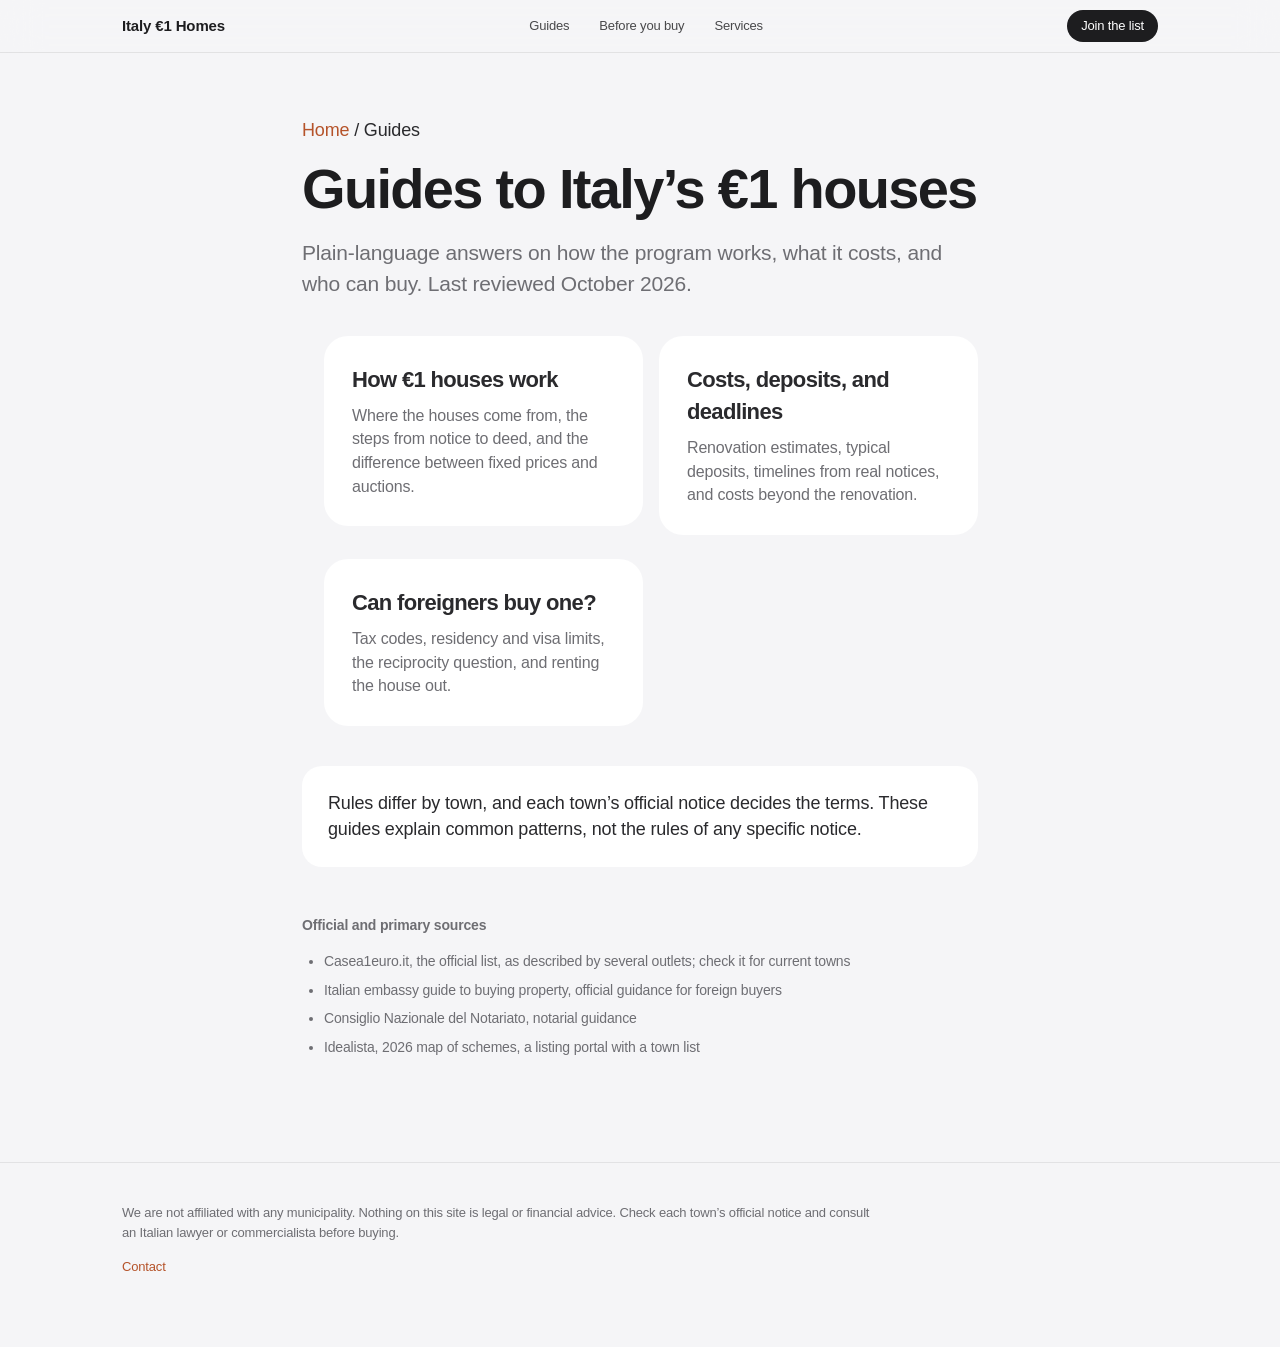
<file: guides.html>
<!doctype html>
<html lang="en">
<head>
<meta charset="utf-8">
<meta name="viewport" content="width=device-width, initial-scale=1, viewport-fit=cover">
<title>Guides to Italy’s €1 Houses ( Houses) | Italy €1 Homes</title>
<meta name="description" content="Plain-language guides to Italy’s €1 houses, often called  houses: how the program works, costs and deposits, renovation deadlines, and whether foreigners can buy.">
<link rel="canonical" href="https://addisonfelizola.github.io/italy-1-euro-homes/guides.html">
<meta property="og:title" content="Guides to Italy’s €1 Houses ( Houses)">
<meta property="og:description" content="How the €1 house program works, what it costs, and who can buy.">
<meta property="og:type" content="website">
<meta property="og:url" content="https://addisonfelizola.github.io/italy-1-euro-homes/guides.html">
<style>
:root{
  --ground:#F5F5F7; --panel:#FFFFFF; --ink:#1D1D1F; --muted:#6E6E73;
  --accent:#B5532A; --accent-hover:#9A4522; --soft:#F3DCCB; --rule:rgba(0,0,0,.08);
  --ease:cubic-bezier(.2,.7,.2,1);
}
*{box-sizing:border-box}
html{scroll-behavior:smooth;-webkit-text-size-adjust:100%}
body{margin:0;background:var(--ground);color:var(--ink);font-family:-apple-system,BlinkMacSystemFont,"SF Pro Display","SF Pro Text","Segoe UI",Roboto,Helvetica,Arial,sans-serif;font-size:17px;line-height:1.47;letter-spacing:-.01em;-webkit-font-smoothing:antialiased}
a{color:inherit;text-decoration:none}
:focus-visible{outline:2px solid var(--accent);outline-offset:4px;border-radius:6px}
.skip{position:absolute;left:-9999px;top:8px;background:#fff;padding:8px 14px;border-radius:8px;z-index:100}
.skip:focus{left:12px}
.wrap{max-width:1080px;margin:0 auto;padding:0 22px}

/* Navigation */
.nav{position:sticky;top:0;z-index:50;background:rgba(245,245,247,.72);-webkit-backdrop-filter:saturate(180%) blur(20px);backdrop-filter:saturate(180%) blur(20px);border-bottom:1px solid transparent;transition:border-color .4s var(--ease)}
.nav.scrolled{border-bottom-color:var(--rule)}
.nav-inner{height:52px;display:flex;align-items:center;justify-content:space-between;font-size:13px}
.brand{font-weight:600;font-size:15px;letter-spacing:-.01em}
.nav-links{display:flex;gap:30px}
.nav-links a{opacity:.8;transition:opacity .25s}
.nav-links a:hover{opacity:1}
.nav-cta{background:var(--ink);color:#fff;padding:6px 14px;border-radius:999px;font-weight:500;transition:background .25s}
.nav-cta:hover{background:#000}
@media (max-width:720px){.nav-links{display:none}}

/* Buttons and links */
.pill{display:inline-flex;align-items:center;justify-content:center;background:var(--accent);color:#fff;padding:13px 24px;border-radius:999px;font-size:17px;font-weight:500;transition:background .25s,transform .25s var(--ease)}
.pill:hover{background:var(--accent-hover);transform:scale(1.03)}
.pill:active{transform:scale(.98)}
.pill.light{background:#fff;color:var(--ink)}
.pill.light:hover{background:#e8e8ed}
.text-link{color:var(--accent);font-size:17px;font-weight:500;transition:letter-spacing .3s var(--ease)}
.text-link::after{content:" ›"}
.text-link:hover{letter-spacing:.01em;text-decoration:underline}

/* Scroll reveal (only when JavaScript runs) */
.js .reveal{opacity:0;transform:translateY(36px);transition:opacity 1s var(--ease),transform 1s var(--ease)}
.js .reveal.in{opacity:1;transform:none}
.js .reveal.in.d1{transition-delay:.12s}
.js .reveal.in.d2{transition-delay:.24s}
.js .reveal.in.d3{transition-delay:.36s}
@media (prefers-reduced-motion: reduce){
  html{scroll-behavior:auto}
  .js .reveal{opacity:1;transform:none;transition:none}
  *{transition-duration:.01ms!important}
}

/* Hero */
.hero{text-align:center;padding:120px 0 0;position:relative;overflow:hidden}
.hero::before{content:"";position:absolute;left:50%;top:55%;width:1100px;max-width:150vw;height:800px;transform:translate(-50%,-50%);background:radial-gradient(closest-side,var(--soft),rgba(245,245,247,0));opacity:.9;z-index:-1;pointer-events:none}
.eyebrow{margin:0 0 14px;font-size:17px;font-weight:600;color:var(--accent)}
h1,h2,h3{font-weight:700;margin:0;letter-spacing:-.03em}
.hero h1{font-size:clamp(44px,7.2vw,84px);line-height:1.03;max-width:920px;margin:0 auto}
.sub{font-size:clamp(19px,2.1vw,24px);color:var(--muted);max-width:640px;margin:22px auto 34px;letter-spacing:-.012em}
.actions{display:flex;gap:26px;justify-content:center;align-items:center;flex-wrap:wrap}
.big-euro{font-size:clamp(160px,32vw,360px);font-weight:700;letter-spacing:-.07em;line-height:.85;margin:64px 0 0;background:linear-gradient(180deg,#C8643A 0%,#B5532A 45%,#E7B48F 100%);-webkit-background-clip:text;background-clip:text;color:transparent;padding-bottom:.1em}
.caption{color:var(--muted);font-size:19px;margin:12px 0 0;padding-bottom:110px}

/* Sections */
section{padding:120px 0}
.section-head{text-align:center;margin-bottom:64px}
h2{font-size:clamp(36px,5vw,56px);line-height:1.08}
.lede{font-size:21px;color:var(--muted);max-width:620px;margin:18px auto 0}

/* Facts */
.facts{display:grid;grid-template-columns:repeat(3,1fr);gap:20px}
.fact{background:var(--panel);border-radius:28px;padding:40px 32px}
.js .fact.reveal{transition:opacity 1s var(--ease),transform .6s var(--ease),box-shadow .6s var(--ease)}
.js .fact.reveal.in:hover{transform:translateY(-6px);box-shadow:0 18px 40px rgba(0,0,0,.07)}
.fact h3{font-size:26px;line-height:1.15;margin-bottom:14px}
.fact p{color:var(--muted);margin:0}
@media (max-width:820px){.facts{grid-template-columns:1fr}}

/* FAQ */
.faq{max-width:760px;margin:0 auto}
.faq details{background:var(--panel);border-radius:18px;padding:20px 24px;margin-bottom:12px}
.faq summary{cursor:pointer;font-weight:600;font-size:18px;list-style-position:outside}
.faq details p{color:var(--muted);margin:12px 0 0}
.faq details a{color:var(--accent)}

/* Services */
.services{padding-top:40px}
.feature{display:grid;grid-template-columns:1fr 1fr;gap:64px;align-items:center;padding:72px 0;border-top:1px solid var(--rule)}
.feature:first-of-type{border-top:0}
.feature.flip .feature-text{order:2}
.feature-num{font-size:120px;font-weight:700;letter-spacing:-.06em;line-height:1;color:var(--soft);margin:0}
.badge{display:inline-block;font-size:13px;font-weight:600;color:var(--accent);background:var(--soft);padding:5px 12px;border-radius:999px;margin-bottom:18px;letter-spacing:0}
.feature h3{font-size:clamp(32px,4vw,44px);line-height:1.1;margin-bottom:16px}
.feature p{color:var(--muted);font-size:19px;margin:0 0 20px;max-width:480px}
.fine{font-size:15px!important;color:var(--muted)}
@media (max-width:820px){
  .feature{grid-template-columns:1fr;gap:20px;padding:56px 0}
  .feature.flip .feature-text{order:0}
  .feature-num{font-size:88px}
}

/* Dark band */
.dark{background:#000;color:#F5F5F7;text-align:center;border-radius:36px;margin:0 12px;padding:120px 22px}
.dark .eyebrow{color:#E7B48F}
.dark h2{color:#F5F5F7}
.dark .lede{color:#A1A1A6}
.dark .pill{margin-top:40px}

/* How we work */
.principles{display:grid;grid-template-columns:repeat(3,1fr);gap:48px;text-align:center}
.principles h3{font-size:24px;margin-bottom:10px}
.principles p{color:var(--muted);margin:0 auto;max-width:280px}
@media (max-width:820px){.principles{grid-template-columns:1fr;gap:36px}}

/* Guide pages */
.article{max-width:720px;margin:0 auto;padding:64px 22px 88px}
.crumbs{font-size:14px;color:var(--muted);margin-bottom:24px}
.crumbs a{color:var(--accent)}
.article h1{font-size:clamp(38px,5.5vw,56px);line-height:1.08;letter-spacing:-.03em;margin:0 0 18px}
.article .lede{font-size:21px;color:var(--muted);margin:0 0 36px;max-width:none;text-align:left}
.article h2{font-size:30px;line-height:1.15;letter-spacing:-.02em;margin:52px 0 14px}
.article p,.article li{font-size:18px;color:#2a2a2d;margin:0 0 16px}
.article ul,.article ol{padding-left:22px;margin:0 0 16px}
.article li{margin-bottom:8px}
.callout{background:var(--panel);border-radius:20px;padding:24px 26px;margin:32px 0}
.callout p{margin:0}
.reviewed{font-size:14px;color:var(--muted);margin:40px 0 0}
.sources{font-size:14px;color:var(--muted);margin-top:24px}
.sources p,.sources li{font-size:14px;color:var(--muted)}
.guide-list{display:grid;gap:16px;grid-template-columns:repeat(auto-fit,minmax(260px,1fr));list-style:none;padding:0;margin:0}
.guide-card{background:var(--panel);border-radius:24px;padding:28px;display:block;transition:transform .5s var(--ease),box-shadow .5s var(--ease)}
.guide-card:hover{transform:translateY(-4px);box-shadow:0 16px 36px rgba(0,0,0,.07)}
.guide-card h3{font-size:22px;margin:0 0 8px}
.guide-card p{color:var(--muted);font-size:16px;margin:0}

/* Footer */
footer{border-top:1px solid var(--rule);padding:40px 0 56px;font-size:13px;color:var(--muted)}
footer p{max-width:760px;margin:0 0 14px;line-height:1.55}
footer a{color:var(--accent)}
footer a:hover{text-decoration:underline}
</style>
</head>
<body>
<a class="skip" href="#main">Skip to content</a>
<nav class="nav scrolled" aria-label="Main">
  <div class="wrap nav-inner">
    <a class="brand" href="index.html">Italy €1 Homes</a>
    <div class="nav-links">
      <a href="guides.html">Guides</a>
      <a href="index.html#know">Before you buy</a>
      <a href="index.html#services">Services</a>
    </div>
    <a class="nav-cta" href="index.html#updates">Join the list</a>
  </div>
</nav>
<main id="main" class="article">
  <p class="crumbs"><a href="index.html">Home</a> / Guides</p>
  <h1>Guides to Italy’s €1 houses</h1>
  <p class="lede">Plain-language answers on how the program works, what it costs, and who can buy. Last reviewed October 2026.</p>

  <ul class="guide-list">
    <li><a class="guide-card" href="how-1-euro-houses-work.html">
      <h3>How €1 houses work</h3>
      <p>Where the houses come from, the steps from notice to deed, and the difference between fixed prices and auctions.</p>
    </a></li>
    <li><a class="guide-card" href="costs-deposits-and-renovation.html">
      <h3>Costs, deposits, and deadlines</h3>
      <p>Renovation estimates, typical deposits, timelines from real notices, and costs beyond the renovation.</p>
    </a></li>
    <li><a class="guide-card" href="can-foreigners-buy-1-euro-house.html">
      <h3>Can foreigners buy one?</h3>
      <p>Tax codes, residency and visa limits, the reciprocity question, and renting the house out.</p>
    </a></li>
  </ul>

  <div class="callout">
    <p>Rules differ by town, and each town’s official notice decides the terms. These guides explain common patterns, not the rules of any specific notice.</p>
  </div>
<div class="sources" style="margin-top:48px">
  <p><strong>Official and primary sources</strong></p>
  <ul>
    <li><a href="https://casea1euro.it/" target="_blank" rel="noopener noreferrer">Casea1euro.it</a>, the official list, as described by several outlets; check it for current towns</li>
    <li><a href="https://amboslo.esteri.it/wp-content/uploads/2025/09/Buying-property-in-Italy-as-a-foreigner-_guide_compressed-1.pdf" target="_blank" rel="noopener noreferrer">Italian embassy guide to buying property</a>, official guidance for foreign buyers</li>
    <li><a href="https://www.notariato.it/en/" target="_blank" rel="noopener noreferrer">Consiglio Nazionale del Notariato</a>, notarial guidance</li>
    <li><a href="https://www.idealista.it/en/news/property-for-sale-in-italy/2026/01/23/315095-map-of-1-euro-houses-in-italy-2026" target="_blank" rel="noopener noreferrer">Idealista, 2026 map of schemes</a>, a listing portal with a town list</li>
  </ul>
</div>
</main>
<footer>
  <div class="wrap">
    <p>We are not affiliated with any municipality. Nothing on this site is legal or financial advice. Check each town’s official notice and consult an Italian lawyer or commercialista before buying.</p>
    <p><a href="mailto:addisonfelizola@gmail.com">Contact</a></p>
  </div>
</footer>
</body>
</html>
</file>
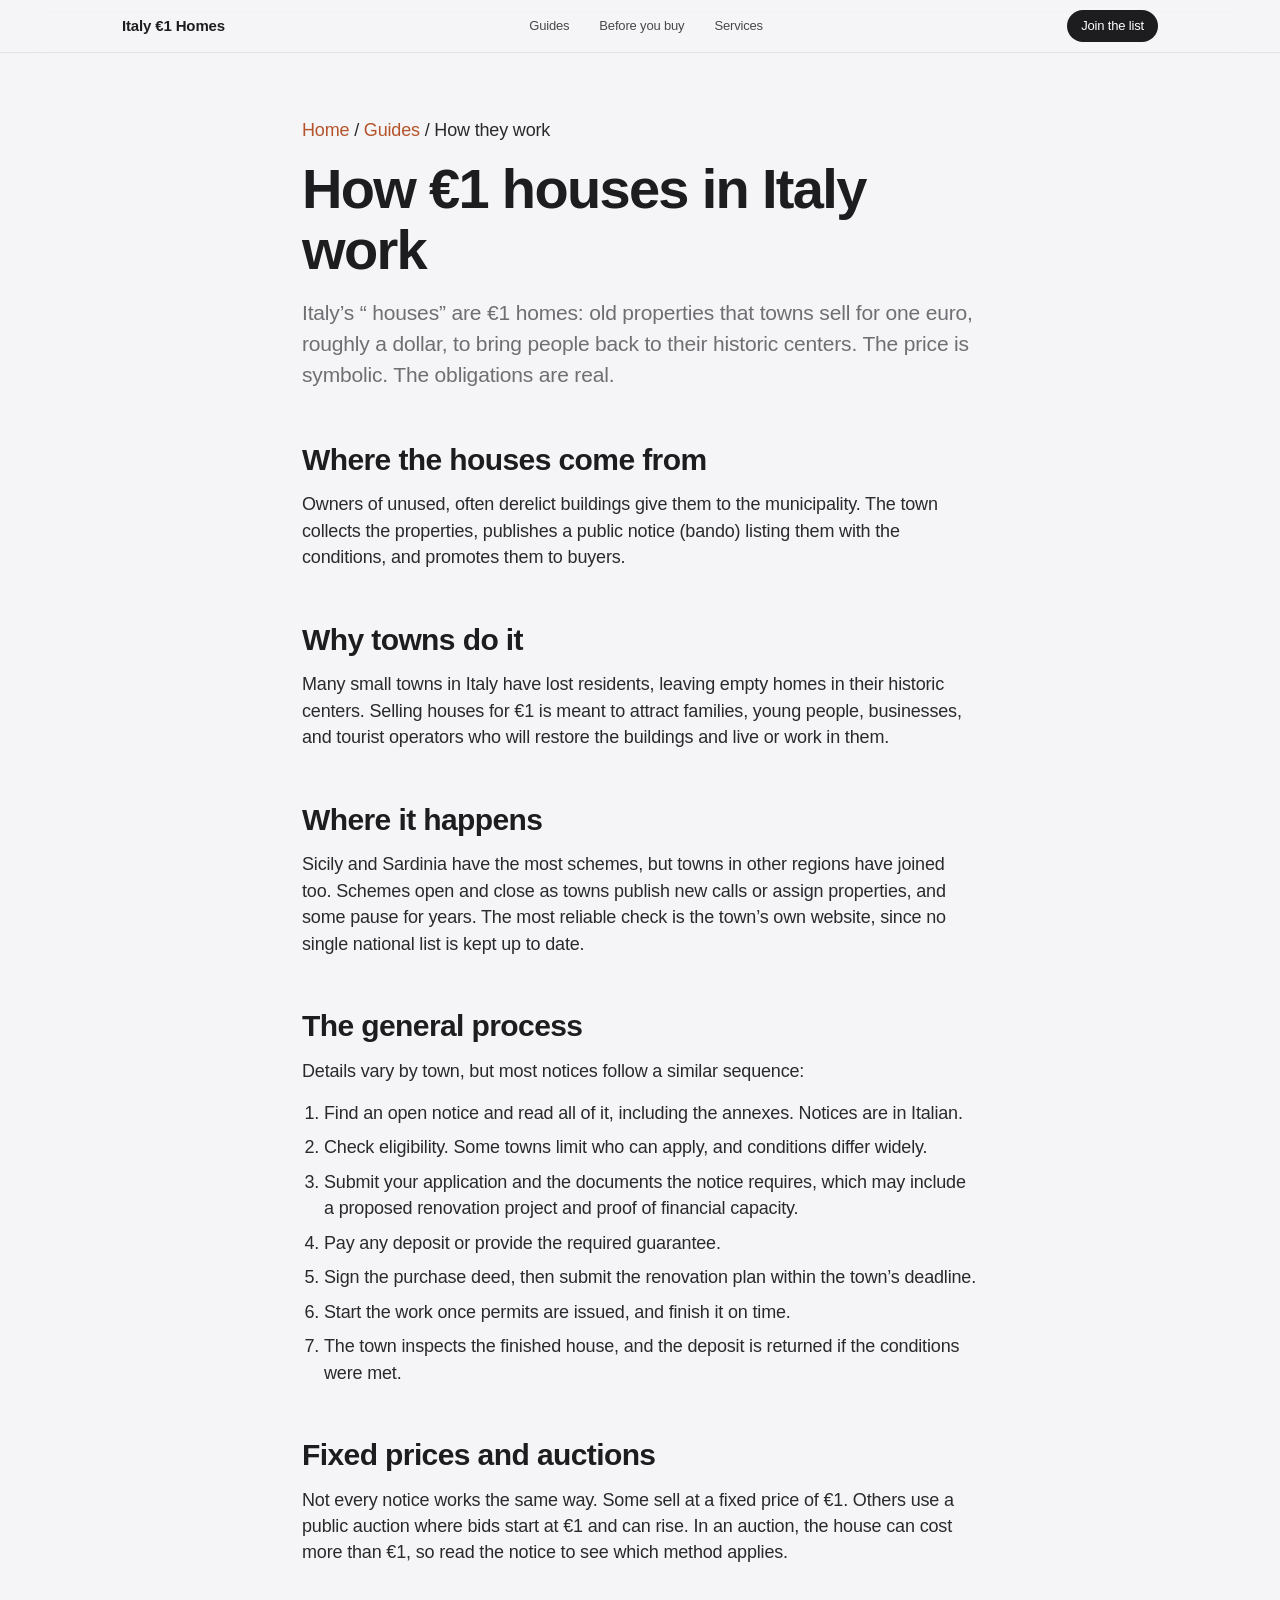
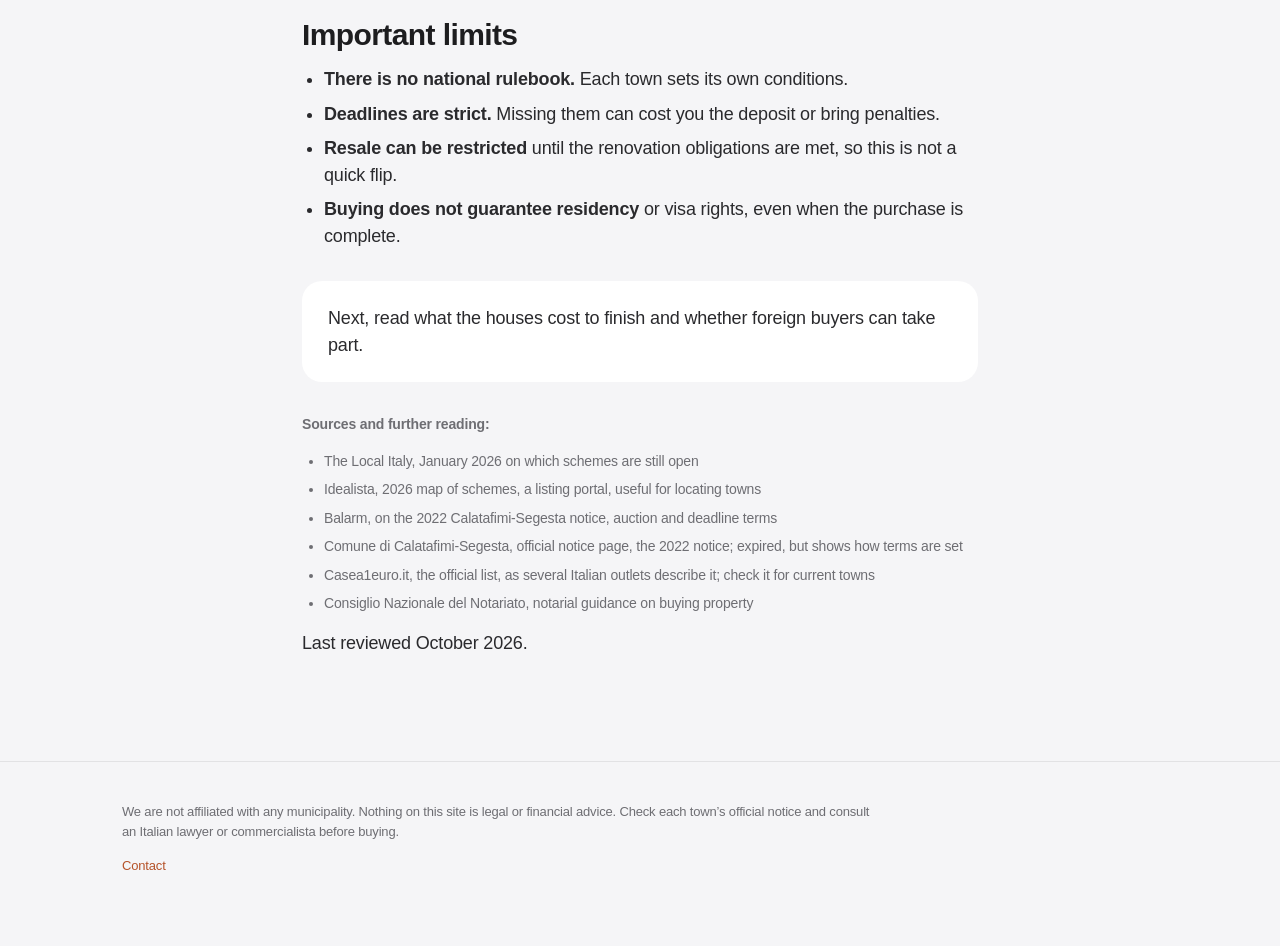
<file: how-1-euro-houses-work.html>
<!doctype html>
<html lang="en">
<head>
<meta charset="utf-8">
<meta name="viewport" content="width=device-width, initial-scale=1, viewport-fit=cover">
<title>How €1 Houses in Italy Work ( Houses Explained)</title>
<meta name="description" content="How Italy’s €1 house schemes, often called  houses, work: where the houses come from, the steps from public notice to deed, and the difference between fixed prices and auctions.">
<link rel="canonical" href="https://addisonfelizola.github.io/italy-1-euro-homes/how-1-euro-houses-work.html">
<meta property="og:title" content="How €1 Houses in Italy Work">
<meta property="og:description" content="Where the houses come from, the steps from notice to deed, and what the €1 really means.">
<meta property="og:type" content="article">
<meta property="og:url" content="https://addisonfelizola.github.io/italy-1-euro-homes/how-1-euro-houses-work.html">
<script type="application/ld+json">
{"@context":"https://schema.org","@type":"Article","headline":"How €1 Houses in Italy Work","description":"How Italy’s €1 house schemes work: sources of the houses, the process from notice to deed, and fixed prices versus auctions.","dateModified":"2026-10-26","mainEntityOfPage":"https://addisonfelizola.github.io/italy-1-euro-homes/how-1-euro-houses-work.html"}
</script>
<style>
:root{
  --ground:#F5F5F7; --panel:#FFFFFF; --ink:#1D1D1F; --muted:#6E6E73;
  --accent:#B5532A; --accent-hover:#9A4522; --soft:#F3DCCB; --rule:rgba(0,0,0,.08);
  --ease:cubic-bezier(.2,.7,.2,1);
}
*{box-sizing:border-box}
html{scroll-behavior:smooth;-webkit-text-size-adjust:100%}
body{margin:0;background:var(--ground);color:var(--ink);font-family:-apple-system,BlinkMacSystemFont,"SF Pro Display","SF Pro Text","Segoe UI",Roboto,Helvetica,Arial,sans-serif;font-size:17px;line-height:1.47;letter-spacing:-.01em;-webkit-font-smoothing:antialiased}
a{color:inherit;text-decoration:none}
:focus-visible{outline:2px solid var(--accent);outline-offset:4px;border-radius:6px}
.skip{position:absolute;left:-9999px;top:8px;background:#fff;padding:8px 14px;border-radius:8px;z-index:100}
.skip:focus{left:12px}
.wrap{max-width:1080px;margin:0 auto;padding:0 22px}

/* Navigation */
.nav{position:sticky;top:0;z-index:50;background:rgba(245,245,247,.72);-webkit-backdrop-filter:saturate(180%) blur(20px);backdrop-filter:saturate(180%) blur(20px);border-bottom:1px solid transparent;transition:border-color .4s var(--ease)}
.nav.scrolled{border-bottom-color:var(--rule)}
.nav-inner{height:52px;display:flex;align-items:center;justify-content:space-between;font-size:13px}
.brand{font-weight:600;font-size:15px;letter-spacing:-.01em}
.nav-links{display:flex;gap:30px}
.nav-links a{opacity:.8;transition:opacity .25s}
.nav-links a:hover{opacity:1}
.nav-cta{background:var(--ink);color:#fff;padding:6px 14px;border-radius:999px;font-weight:500;transition:background .25s}
.nav-cta:hover{background:#000}
@media (max-width:720px){.nav-links{display:none}}

/* Buttons and links */
.pill{display:inline-flex;align-items:center;justify-content:center;background:var(--accent);color:#fff;padding:13px 24px;border-radius:999px;font-size:17px;font-weight:500;transition:background .25s,transform .25s var(--ease)}
.pill:hover{background:var(--accent-hover);transform:scale(1.03)}
.pill:active{transform:scale(.98)}
.pill.light{background:#fff;color:var(--ink)}
.pill.light:hover{background:#e8e8ed}
.text-link{color:var(--accent);font-size:17px;font-weight:500;transition:letter-spacing .3s var(--ease)}
.text-link::after{content:" ›"}
.text-link:hover{letter-spacing:.01em;text-decoration:underline}

/* Scroll reveal (only when JavaScript runs) */
.js .reveal{opacity:0;transform:translateY(36px);transition:opacity 1s var(--ease),transform 1s var(--ease)}
.js .reveal.in{opacity:1;transform:none}
.js .reveal.in.d1{transition-delay:.12s}
.js .reveal.in.d2{transition-delay:.24s}
.js .reveal.in.d3{transition-delay:.36s}
@media (prefers-reduced-motion: reduce){
  html{scroll-behavior:auto}
  .js .reveal{opacity:1;transform:none;transition:none}
  *{transition-duration:.01ms!important}
}

/* Hero */
.hero{text-align:center;padding:120px 0 0;position:relative;overflow:hidden}
.hero::before{content:"";position:absolute;left:50%;top:55%;width:1100px;max-width:150vw;height:800px;transform:translate(-50%,-50%);background:radial-gradient(closest-side,var(--soft),rgba(245,245,247,0));opacity:.9;z-index:-1;pointer-events:none}
.eyebrow{margin:0 0 14px;font-size:17px;font-weight:600;color:var(--accent)}
h1,h2,h3{font-weight:700;margin:0;letter-spacing:-.03em}
.hero h1{font-size:clamp(44px,7.2vw,84px);line-height:1.03;max-width:920px;margin:0 auto}
.sub{font-size:clamp(19px,2.1vw,24px);color:var(--muted);max-width:640px;margin:22px auto 34px;letter-spacing:-.012em}
.actions{display:flex;gap:26px;justify-content:center;align-items:center;flex-wrap:wrap}
.big-euro{font-size:clamp(160px,32vw,360px);font-weight:700;letter-spacing:-.07em;line-height:.85;margin:64px 0 0;background:linear-gradient(180deg,#C8643A 0%,#B5532A 45%,#E7B48F 100%);-webkit-background-clip:text;background-clip:text;color:transparent;padding-bottom:.1em}
.caption{color:var(--muted);font-size:19px;margin:12px 0 0;padding-bottom:110px}

/* Sections */
section{padding:120px 0}
.section-head{text-align:center;margin-bottom:64px}
h2{font-size:clamp(36px,5vw,56px);line-height:1.08}
.lede{font-size:21px;color:var(--muted);max-width:620px;margin:18px auto 0}

/* Facts */
.facts{display:grid;grid-template-columns:repeat(3,1fr);gap:20px}
.fact{background:var(--panel);border-radius:28px;padding:40px 32px}
.js .fact.reveal{transition:opacity 1s var(--ease),transform .6s var(--ease),box-shadow .6s var(--ease)}
.js .fact.reveal.in:hover{transform:translateY(-6px);box-shadow:0 18px 40px rgba(0,0,0,.07)}
.fact h3{font-size:26px;line-height:1.15;margin-bottom:14px}
.fact p{color:var(--muted);margin:0}
@media (max-width:820px){.facts{grid-template-columns:1fr}}

/* FAQ */
.faq{max-width:760px;margin:0 auto}
.faq details{background:var(--panel);border-radius:18px;padding:20px 24px;margin-bottom:12px}
.faq summary{cursor:pointer;font-weight:600;font-size:18px;list-style-position:outside}
.faq details p{color:var(--muted);margin:12px 0 0}
.faq details a{color:var(--accent)}

/* Services */
.services{padding-top:40px}
.feature{display:grid;grid-template-columns:1fr 1fr;gap:64px;align-items:center;padding:72px 0;border-top:1px solid var(--rule)}
.feature:first-of-type{border-top:0}
.feature.flip .feature-text{order:2}
.feature-num{font-size:120px;font-weight:700;letter-spacing:-.06em;line-height:1;color:var(--soft);margin:0}
.badge{display:inline-block;font-size:13px;font-weight:600;color:var(--accent);background:var(--soft);padding:5px 12px;border-radius:999px;margin-bottom:18px;letter-spacing:0}
.feature h3{font-size:clamp(32px,4vw,44px);line-height:1.1;margin-bottom:16px}
.feature p{color:var(--muted);font-size:19px;margin:0 0 20px;max-width:480px}
.fine{font-size:15px!important;color:var(--muted)}
@media (max-width:820px){
  .feature{grid-template-columns:1fr;gap:20px;padding:56px 0}
  .feature.flip .feature-text{order:0}
  .feature-num{font-size:88px}
}

/* Dark band */
.dark{background:#000;color:#F5F5F7;text-align:center;border-radius:36px;margin:0 12px;padding:120px 22px}
.dark .eyebrow{color:#E7B48F}
.dark h2{color:#F5F5F7}
.dark .lede{color:#A1A1A6}
.dark .pill{margin-top:40px}

/* How we work */
.principles{display:grid;grid-template-columns:repeat(3,1fr);gap:48px;text-align:center}
.principles h3{font-size:24px;margin-bottom:10px}
.principles p{color:var(--muted);margin:0 auto;max-width:280px}
@media (max-width:820px){.principles{grid-template-columns:1fr;gap:36px}}

/* Guide pages */
.article{max-width:720px;margin:0 auto;padding:64px 22px 88px}
.crumbs{font-size:14px;color:var(--muted);margin-bottom:24px}
.crumbs a{color:var(--accent)}
.article h1{font-size:clamp(38px,5.5vw,56px);line-height:1.08;letter-spacing:-.03em;margin:0 0 18px}
.article .lede{font-size:21px;color:var(--muted);margin:0 0 36px;max-width:none;text-align:left}
.article h2{font-size:30px;line-height:1.15;letter-spacing:-.02em;margin:52px 0 14px}
.article p,.article li{font-size:18px;color:#2a2a2d;margin:0 0 16px}
.article ul,.article ol{padding-left:22px;margin:0 0 16px}
.article li{margin-bottom:8px}
.callout{background:var(--panel);border-radius:20px;padding:24px 26px;margin:32px 0}
.callout p{margin:0}
.reviewed{font-size:14px;color:var(--muted);margin:40px 0 0}
.sources{font-size:14px;color:var(--muted);margin-top:24px}
.sources p,.sources li{font-size:14px;color:var(--muted)}
.guide-list{display:grid;gap:16px;grid-template-columns:repeat(auto-fit,minmax(260px,1fr));list-style:none;padding:0;margin:0}
.guide-card{background:var(--panel);border-radius:24px;padding:28px;display:block;transition:transform .5s var(--ease),box-shadow .5s var(--ease)}
.guide-card:hover{transform:translateY(-4px);box-shadow:0 16px 36px rgba(0,0,0,.07)}
.guide-card h3{font-size:22px;margin:0 0 8px}
.guide-card p{color:var(--muted);font-size:16px;margin:0}

/* Footer */
footer{border-top:1px solid var(--rule);padding:40px 0 56px;font-size:13px;color:var(--muted)}
footer p{max-width:760px;margin:0 0 14px;line-height:1.55}
footer a{color:var(--accent)}
footer a:hover{text-decoration:underline}
</style>
</head>
<body>
<a class="skip" href="#main">Skip to content</a>
<nav class="nav scrolled" aria-label="Main">
  <div class="wrap nav-inner">
    <a class="brand" href="index.html">Italy €1 Homes</a>
    <div class="nav-links">
      <a href="guides.html">Guides</a>
      <a href="index.html#know">Before you buy</a>
      <a href="index.html#services">Services</a>
    </div>
    <a class="nav-cta" href="index.html#updates">Join the list</a>
  </div>
</nav>
<main id="main" class="article">
  <p class="crumbs"><a href="index.html">Home</a> / <a href="guides.html">Guides</a> / How they work</p>
  <h1>How €1 houses in Italy work</h1>
  <p class="lede">Italy’s “ houses” are €1 homes: old properties that towns sell for one euro, roughly a dollar, to bring people back to their historic centers. The price is symbolic. The obligations are real.</p>

  <h2>Where the houses come from</h2>
  <p>Owners of unused, often derelict buildings give them to the municipality. The town collects the properties, publishes a public notice (bando) listing them with the conditions, and promotes them to buyers.</p>

  <h2>Why towns do it</h2>
  <p>Many small towns in Italy have lost residents, leaving empty homes in their historic centers. Selling houses for €1 is meant to attract families, young people, businesses, and tourist operators who will restore the buildings and live or work in them.</p>

  <h2>Where it happens</h2>
  <p>Sicily and Sardinia have the most schemes, but towns in other regions have joined too. Schemes open and close as towns publish new calls or assign properties, and some pause for years. The most reliable check is the town’s own website, since no single national list is kept up to date.</p>

  <h2>The general process</h2>
  <p>Details vary by town, but most notices follow a similar sequence:</p>
  <ol>
    <li>Find an open notice and read all of it, including the annexes. Notices are in Italian.</li>
    <li>Check eligibility. Some towns limit who can apply, and conditions differ widely.</li>
    <li>Submit your application and the documents the notice requires, which may include a proposed renovation project and proof of financial capacity.</li>
    <li>Pay any deposit or provide the required guarantee.</li>
    <li>Sign the purchase deed, then submit the renovation plan within the town’s deadline.</li>
    <li>Start the work once permits are issued, and finish it on time.</li>
    <li>The town inspects the finished house, and the deposit is returned if the conditions were met.</li>
  </ol>

  <h2>Fixed prices and auctions</h2>
  <p>Not every notice works the same way. Some sell at a fixed price of €1. Others use a public auction where bids start at €1 and can rise. In an auction, the house can cost more than €1, so read the notice to see which method applies.</p>

  <h2>Important limits</h2>
  <ul>
    <li><strong>There is no national rulebook.</strong> Each town sets its own conditions.</li>
    <li><strong>Deadlines are strict.</strong> Missing them can cost you the deposit or bring penalties.</li>
    <li><strong>Resale can be restricted</strong> until the renovation obligations are met, so this is not a quick flip.</li>
    <li><strong>Buying does not guarantee residency</strong> or visa rights, even when the purchase is complete.</li>
  </ul>

  <div class="callout">
    <p>Next, read <a href="costs-deposits-and-renovation.html">what the houses cost to finish</a> and <a href="can-foreigners-buy-1-euro-house.html">whether foreign buyers can take part</a>.</p>
  </div>

  <div class="sources">
  <p><strong>Sources and further reading:</strong></p>
  <ul>
    <li><a href="https://www.thelocal.it/20260116/can-you-still-buy-italys-one-euro-homes-in-2026" target="_blank" rel="noopener noreferrer">The Local Italy</a>, January 2026 on which schemes are still open</li>
    <li><a href="https://www.idealista.it/en/news/property-for-sale-in-italy/2026/01/23/315095-map-of-1-euro-houses-in-italy-2026" target="_blank" rel="noopener noreferrer">Idealista, 2026 map of schemes</a>, a listing portal, useful for locating towns</li>
    <li><a href="https://www.balarm.it/news/case-a-1-euro-a-due-passi-dal-tempio-di-segesta-in-vendita-48-immobili-come-partecipare-132401" target="_blank" rel="noopener noreferrer">Balarm, on the 2022 Calatafimi-Segesta notice</a>, auction and deadline terms</li>
    <li><a href="https://www.comune.calatafimisegesta.tp.it/calatafimi/po/mostra_news.php?id=741&area=H" target="_blank" rel="noopener noreferrer">Comune di Calatafimi-Segesta, official notice page</a>, the 2022 notice; expired, but shows how terms are set</li>
    <li><a href="https://casea1euro.it/" target="_blank" rel="noopener noreferrer">Casea1euro.it</a>, the official list, as several Italian outlets describe it; check it for current towns</li>
    <li><a href="https://www.notariato.it/en/" target="_blank" rel="noopener noreferrer">Consiglio Nazionale del Notariato</a>, notarial guidance on buying property</li>
  </ul>
</div>
  <p class="reviewed">Last reviewed October 2026.</p>
</main>
<footer>
  <div class="wrap">
    <p>We are not affiliated with any municipality. Nothing on this site is legal or financial advice. Check each town’s official notice and consult an Italian lawyer or commercialista before buying.</p>
    <p><a href="mailto:addisonfelizola@gmail.com">Contact</a></p>
  </div>
</footer>
</body>
</html>
</file>
